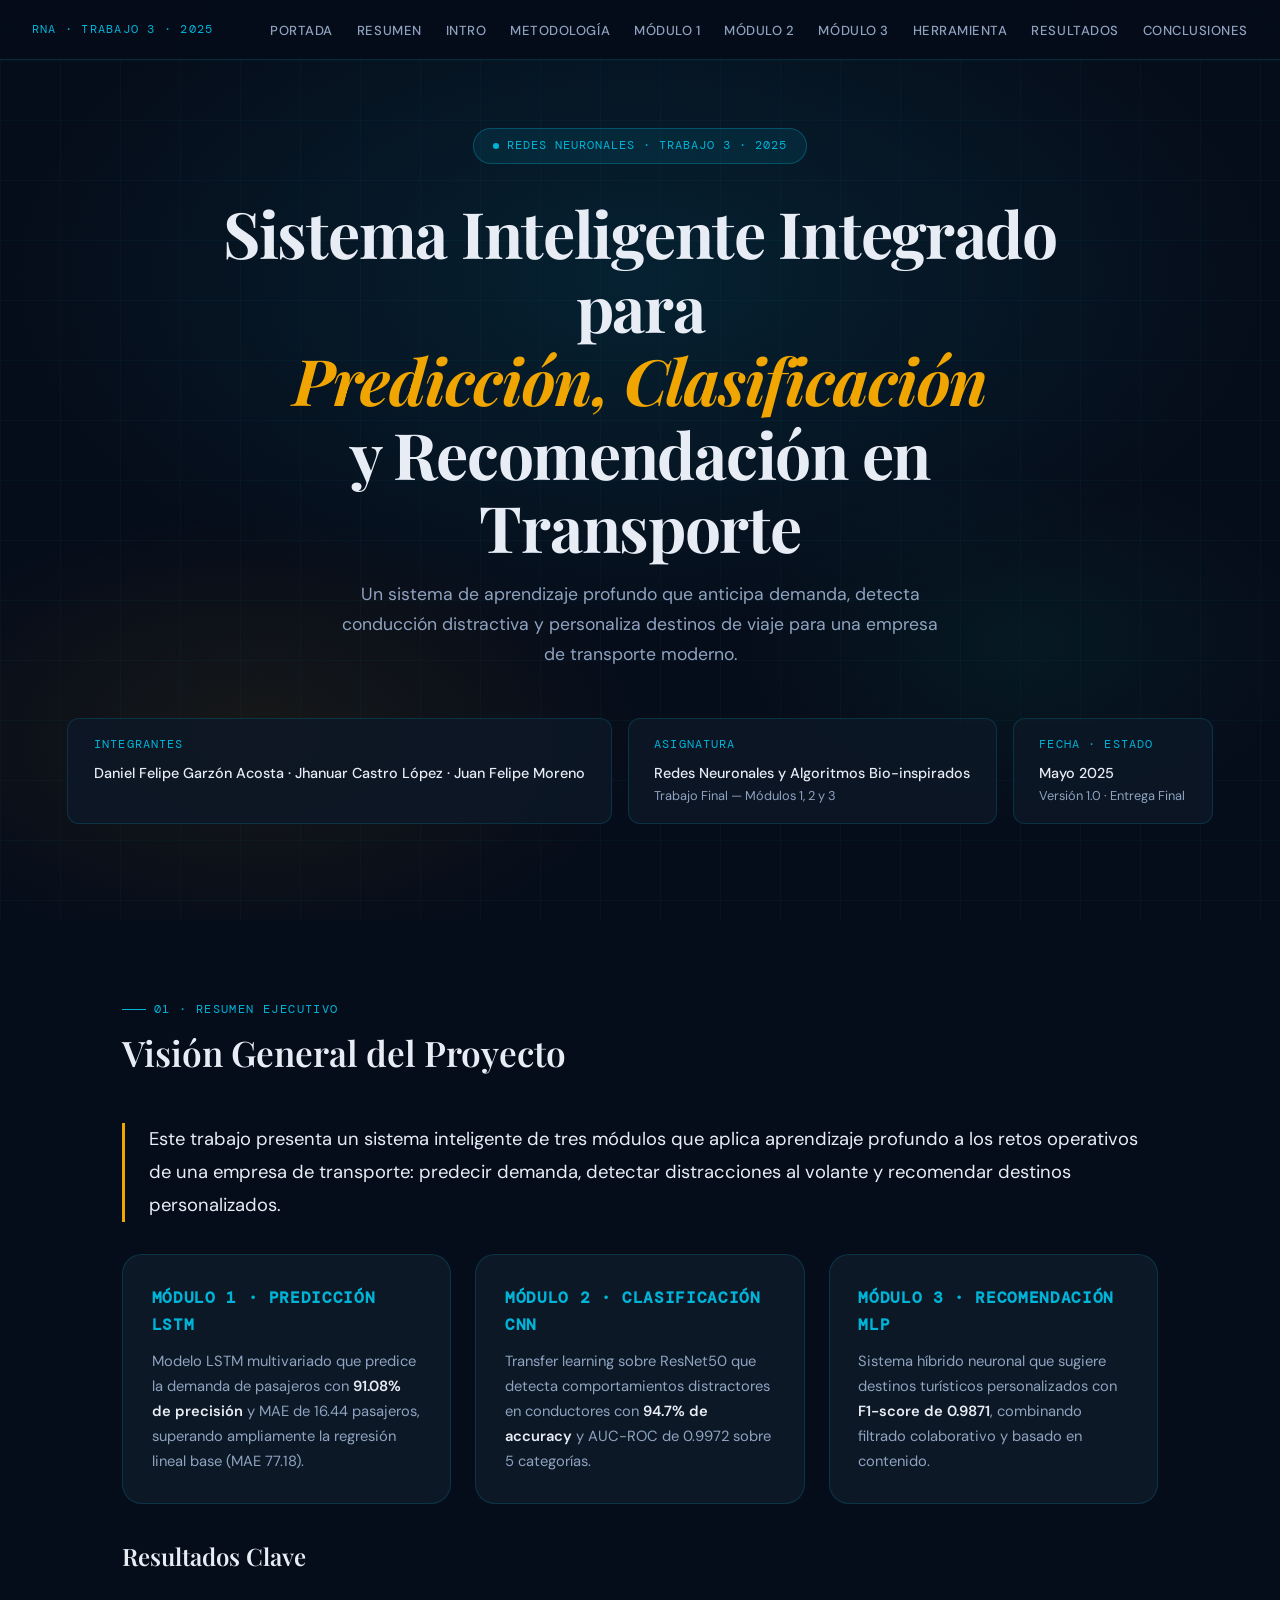
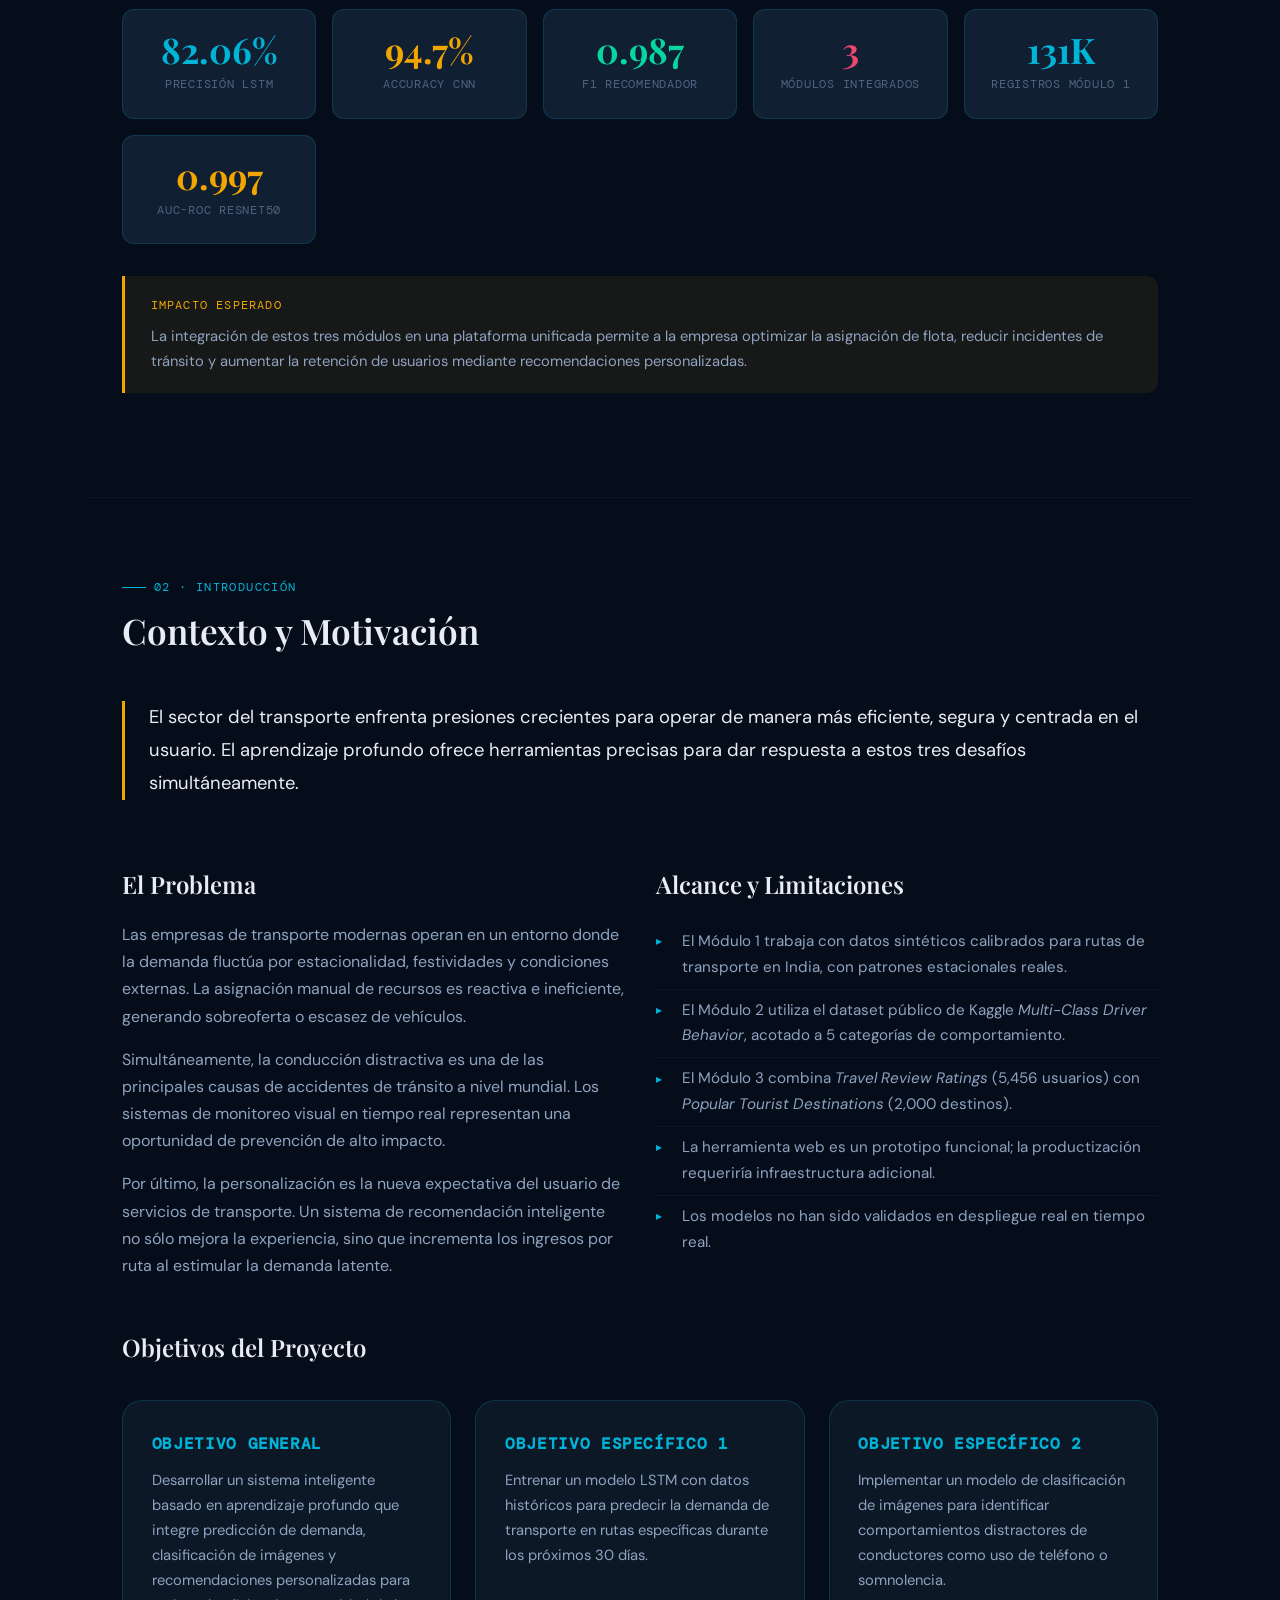
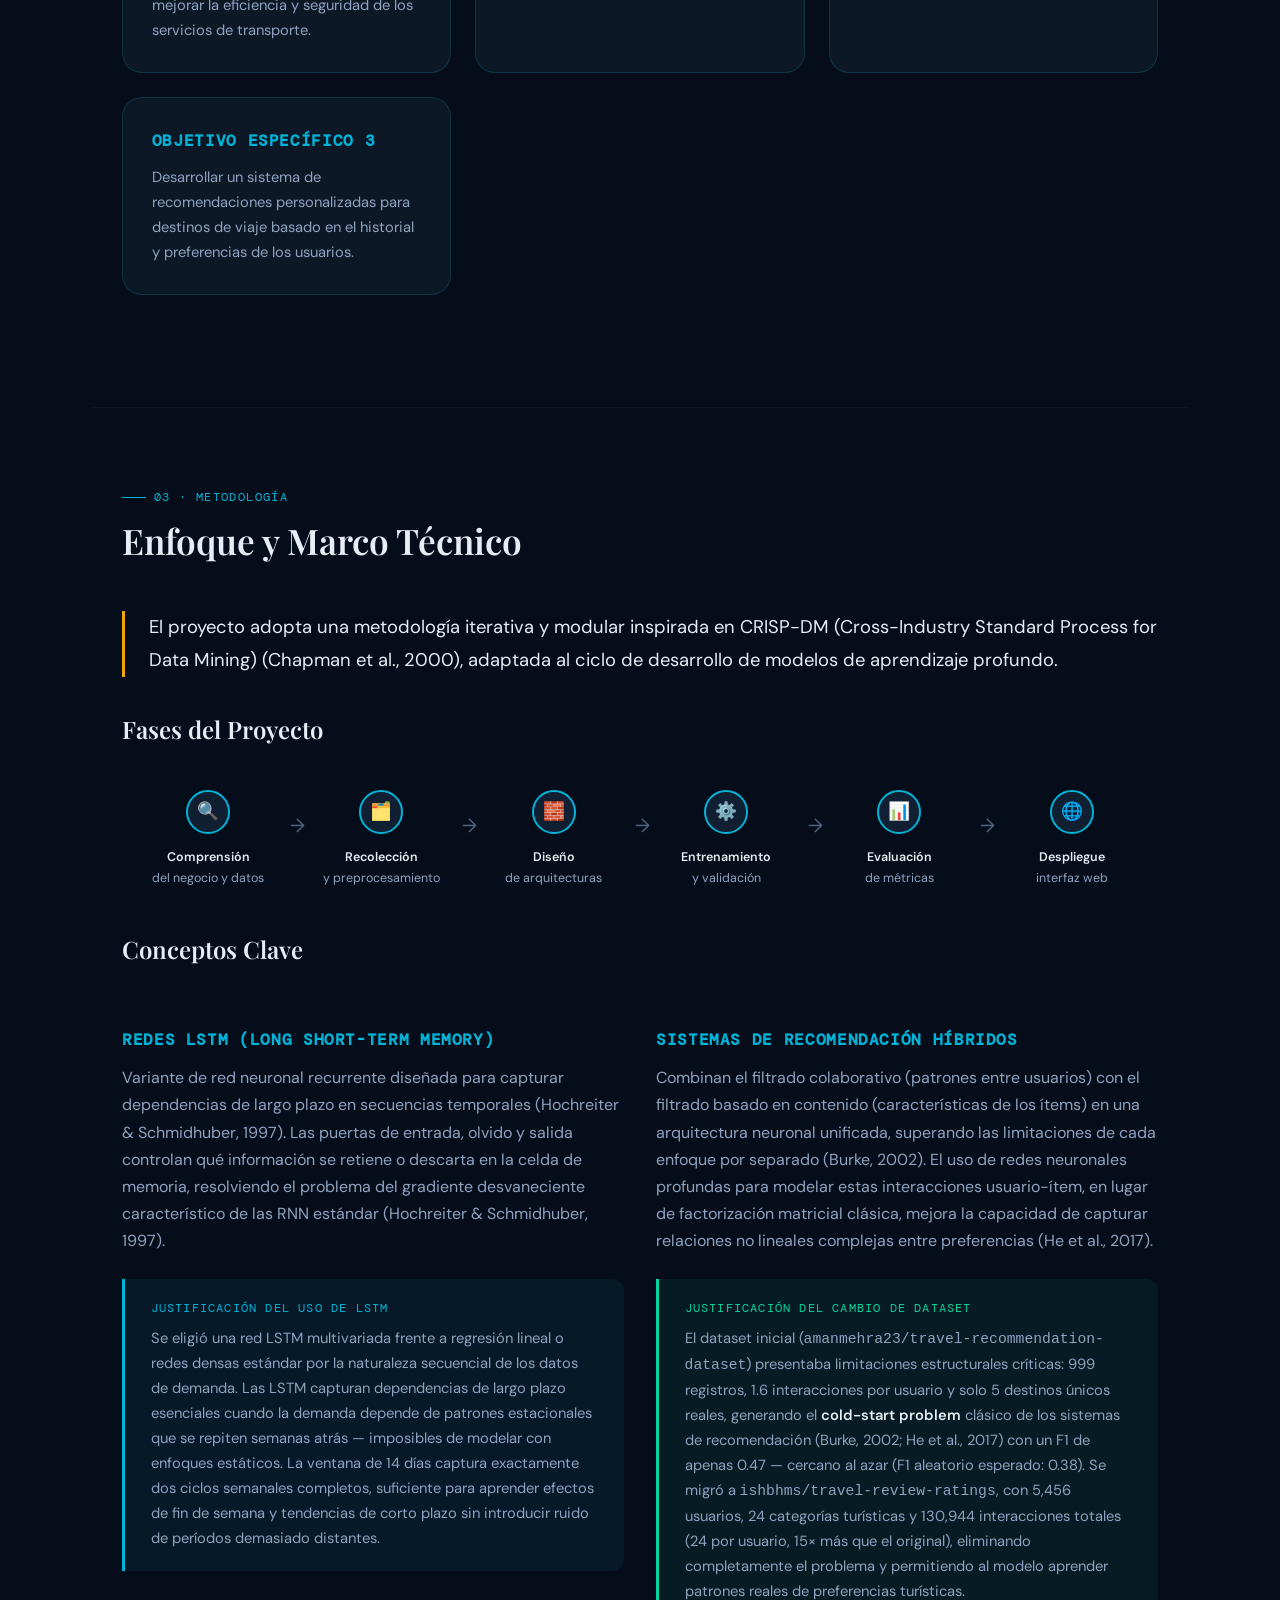
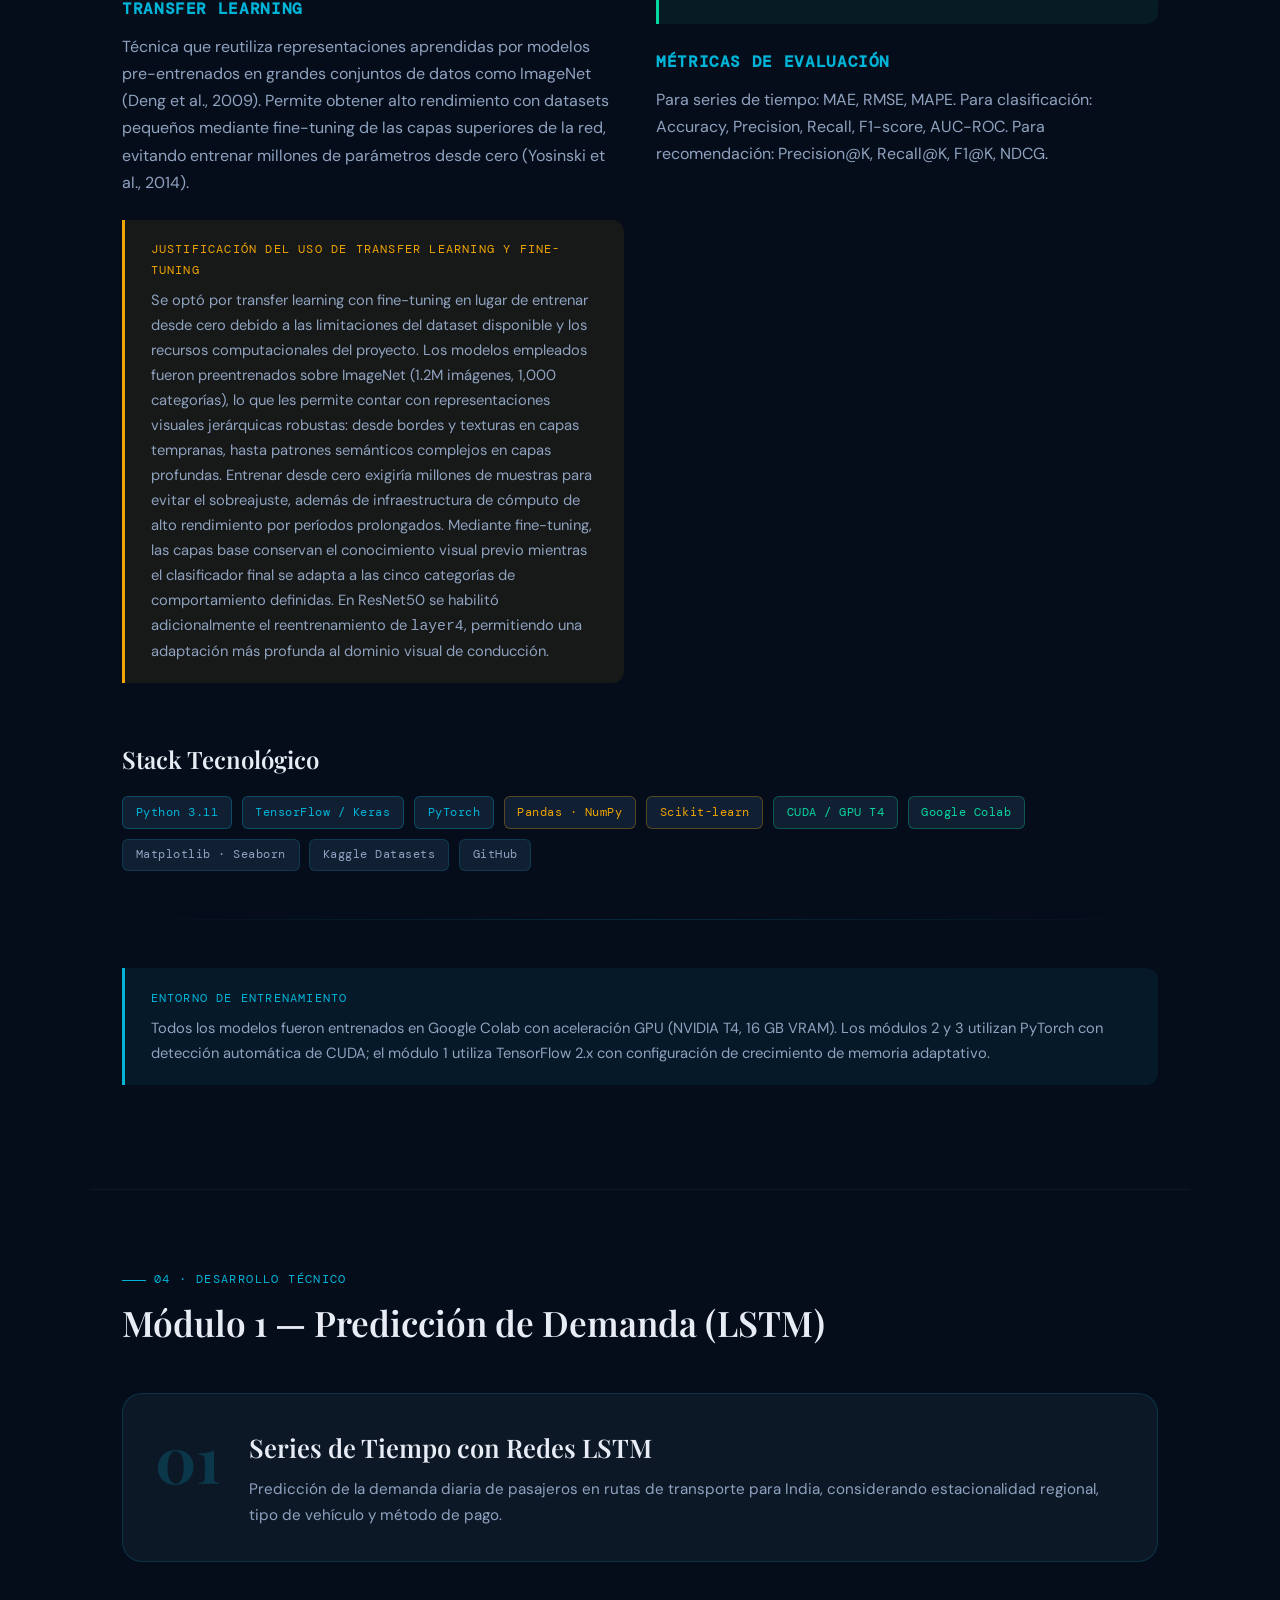
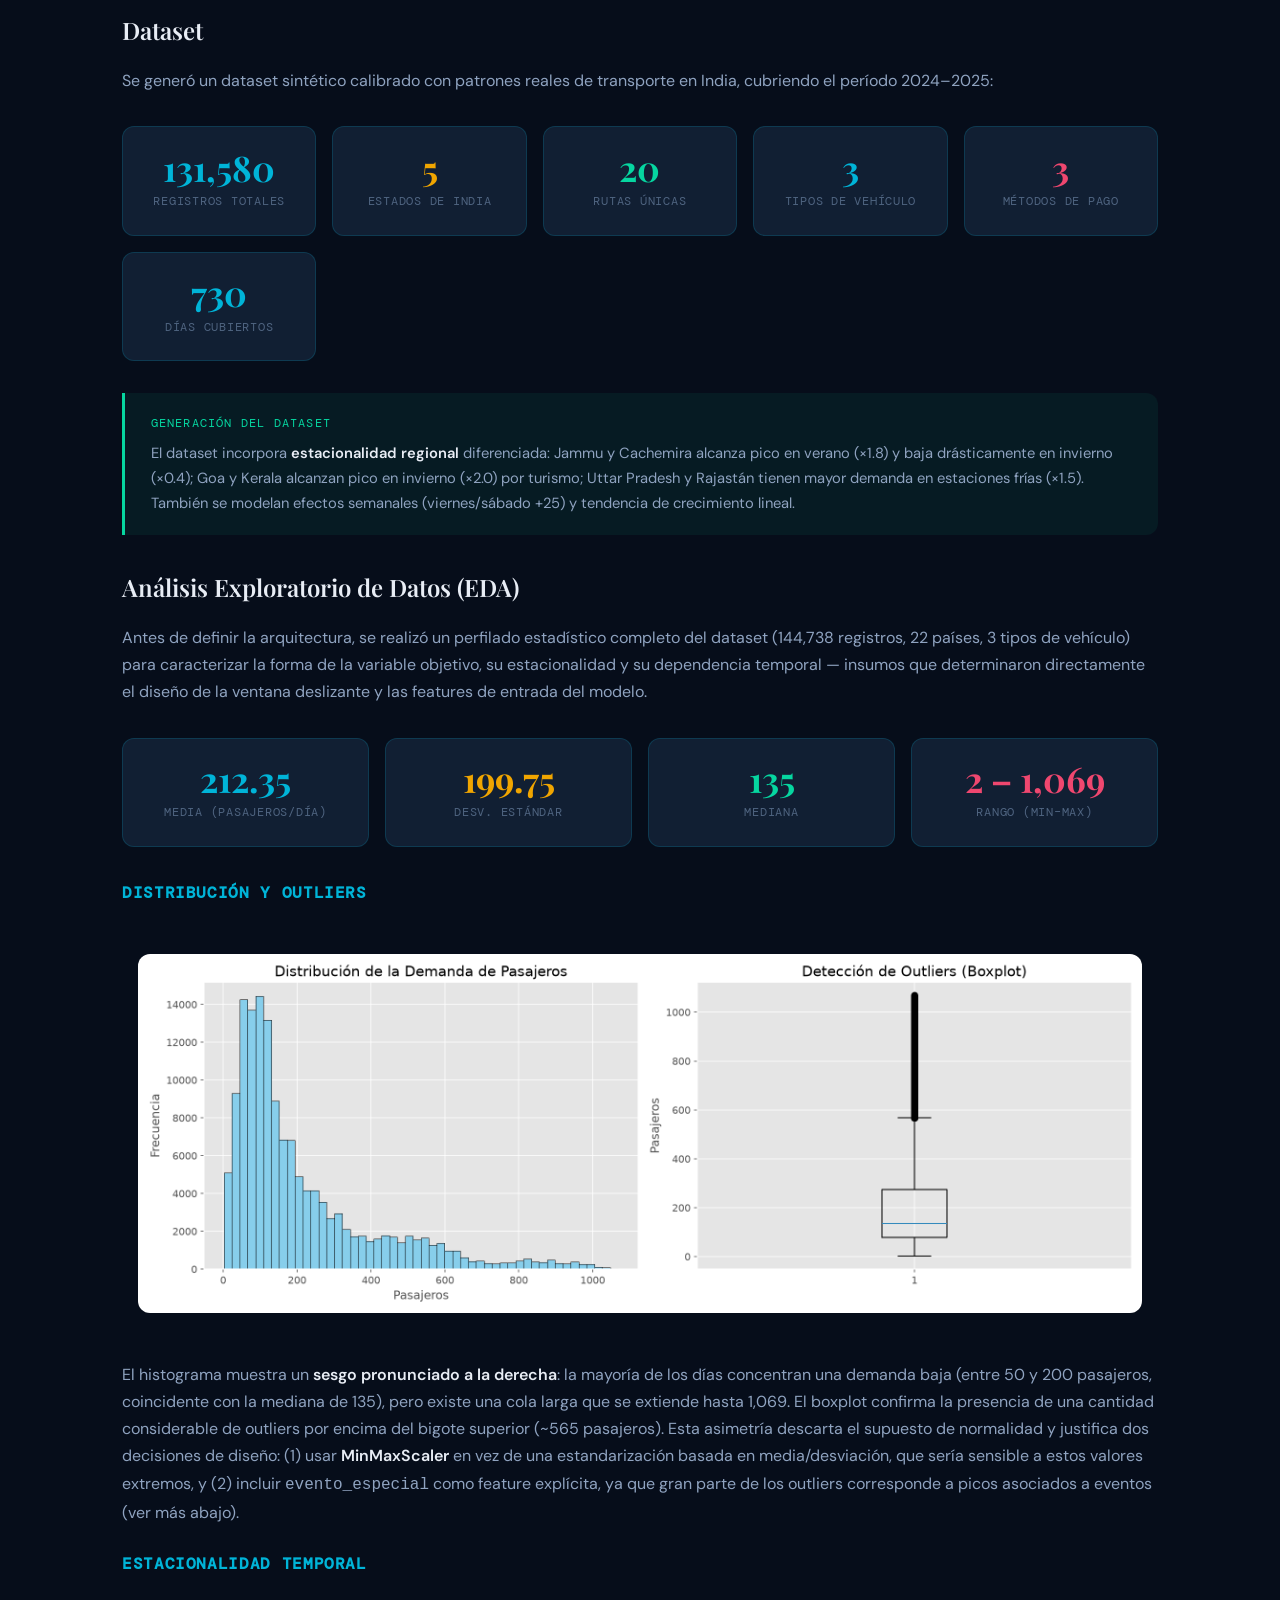
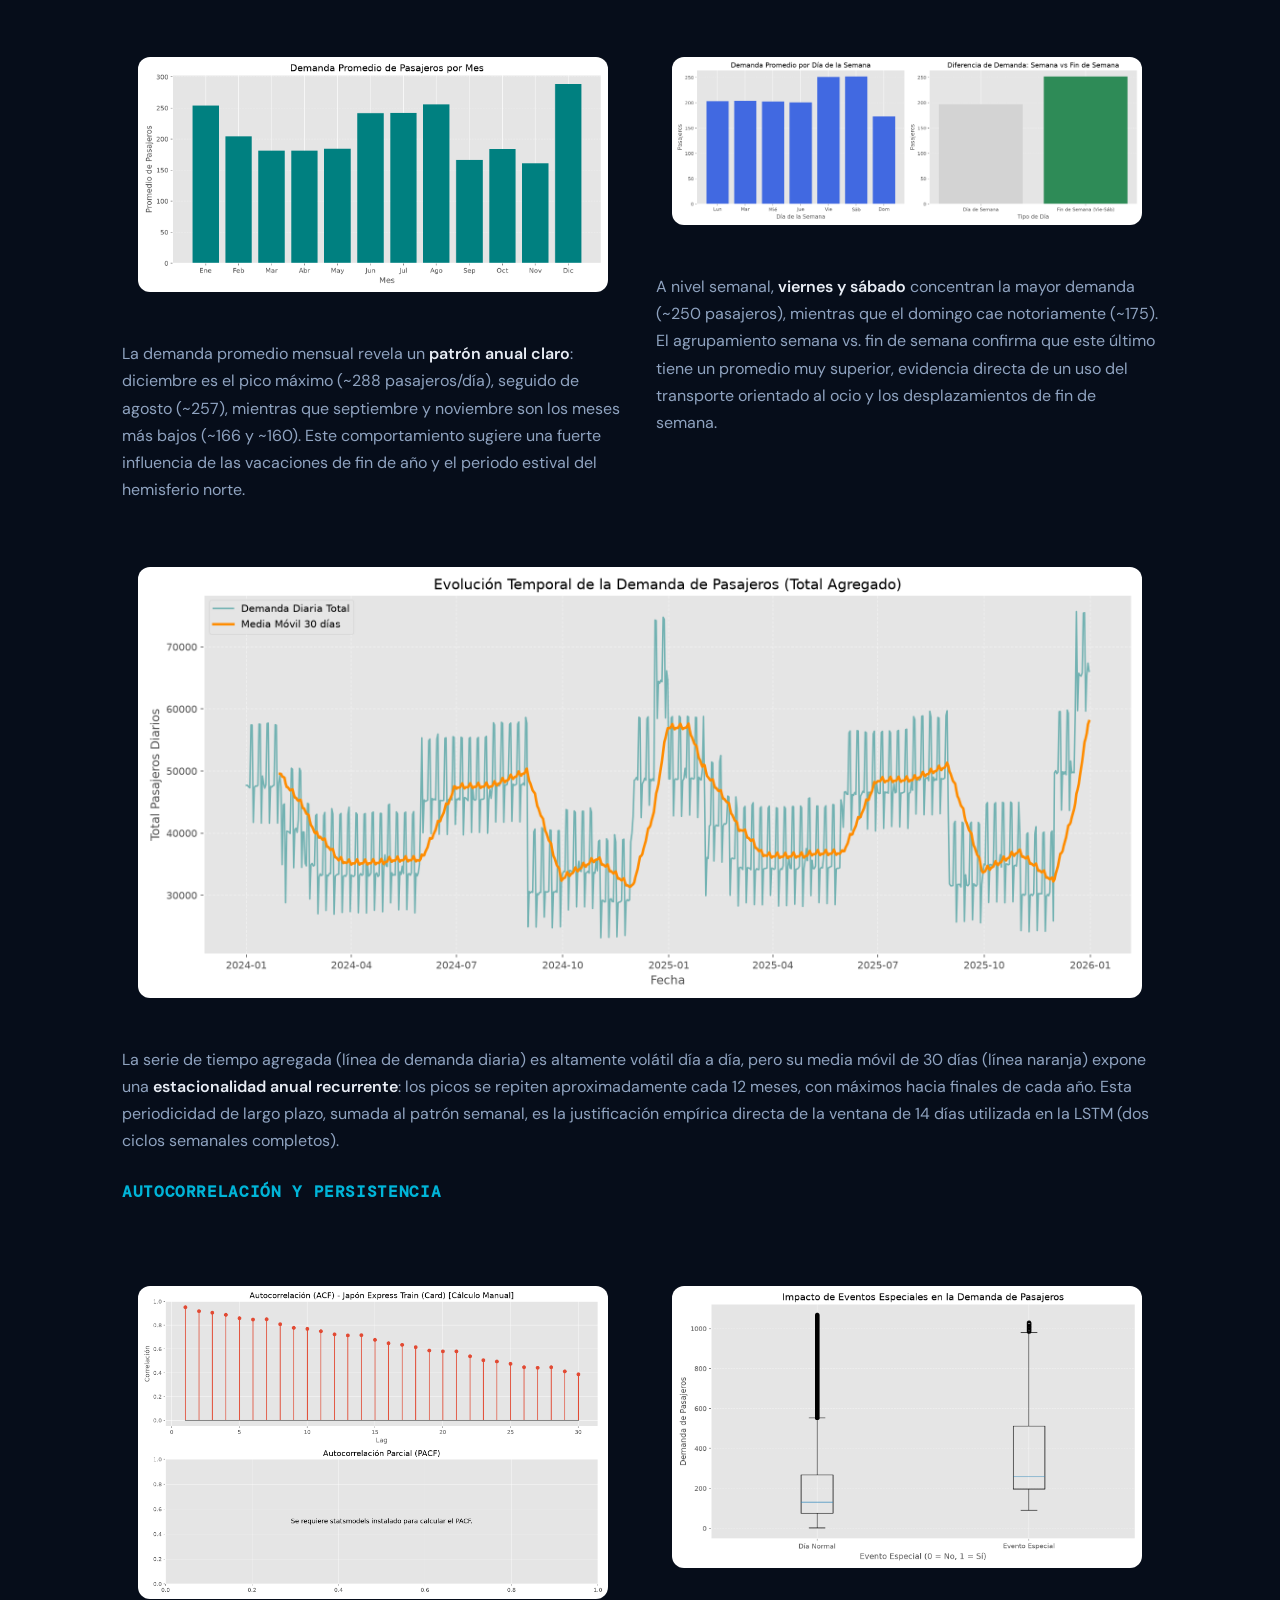
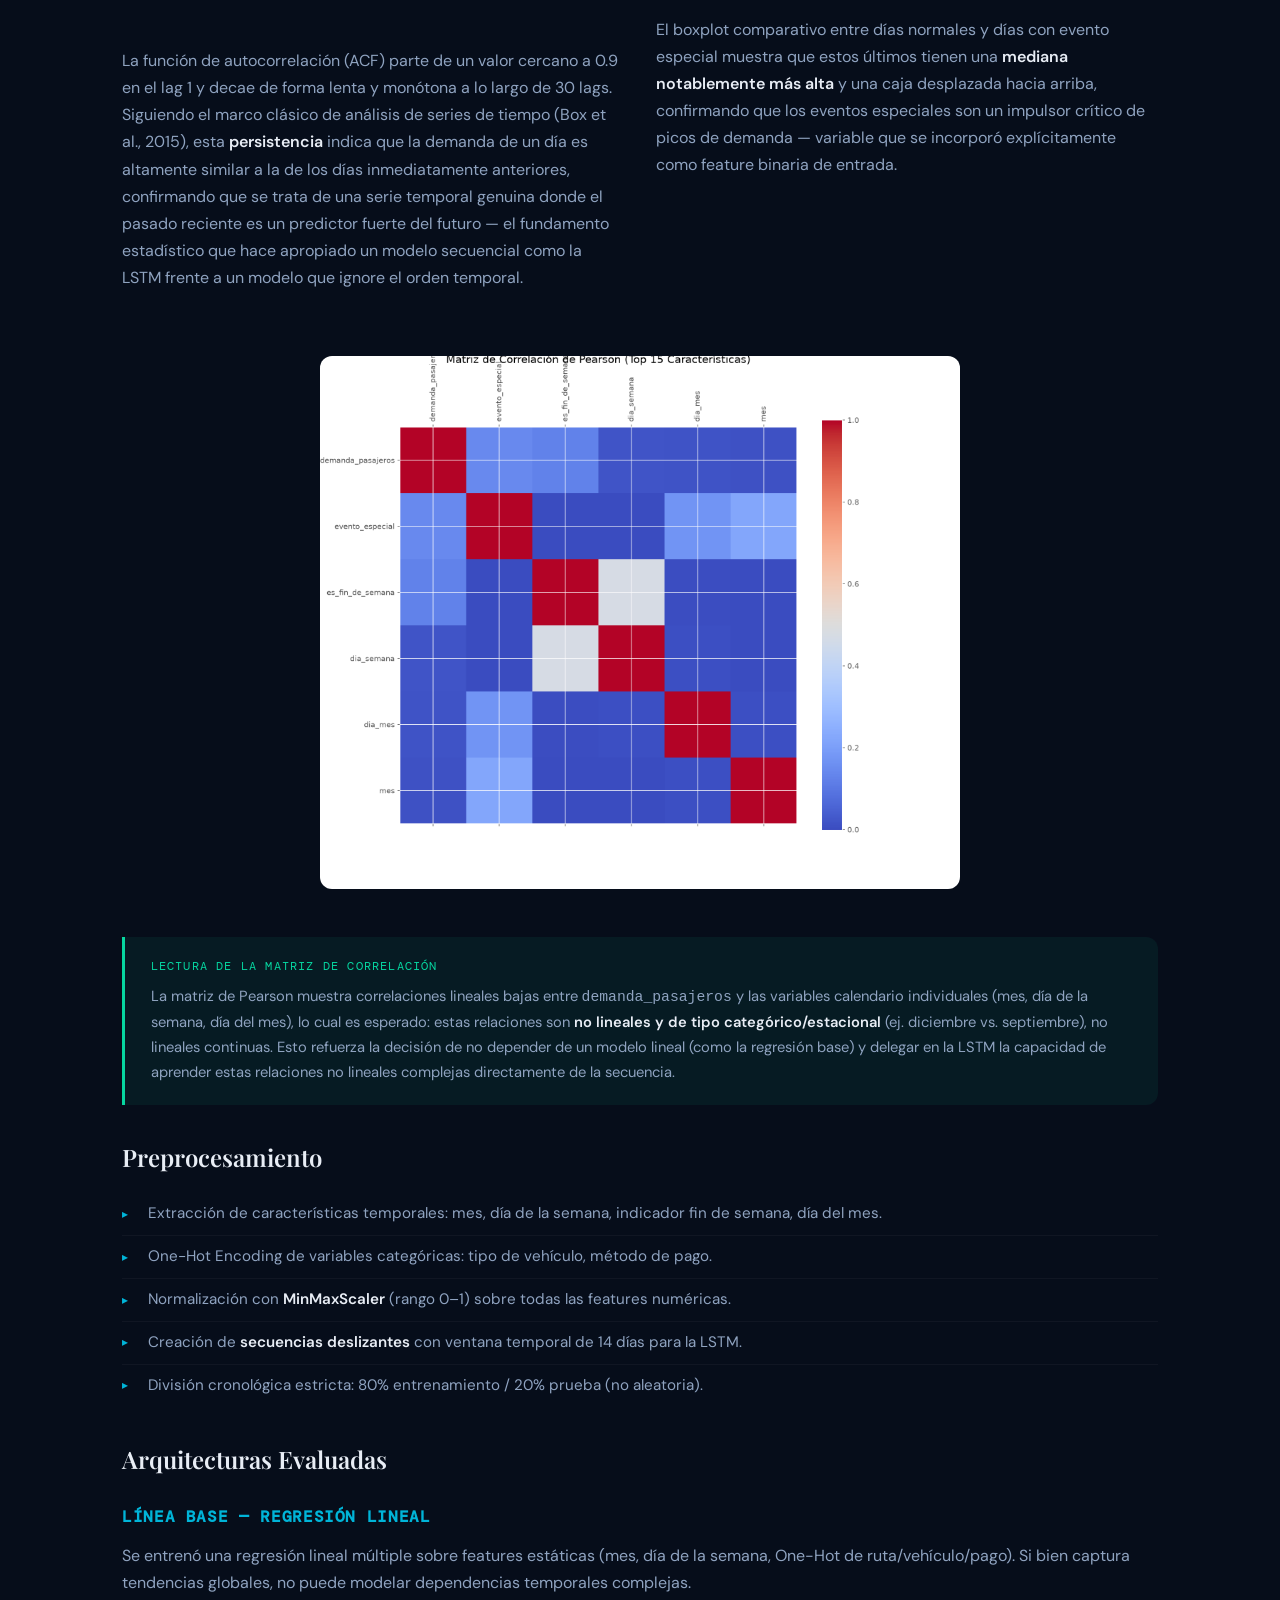
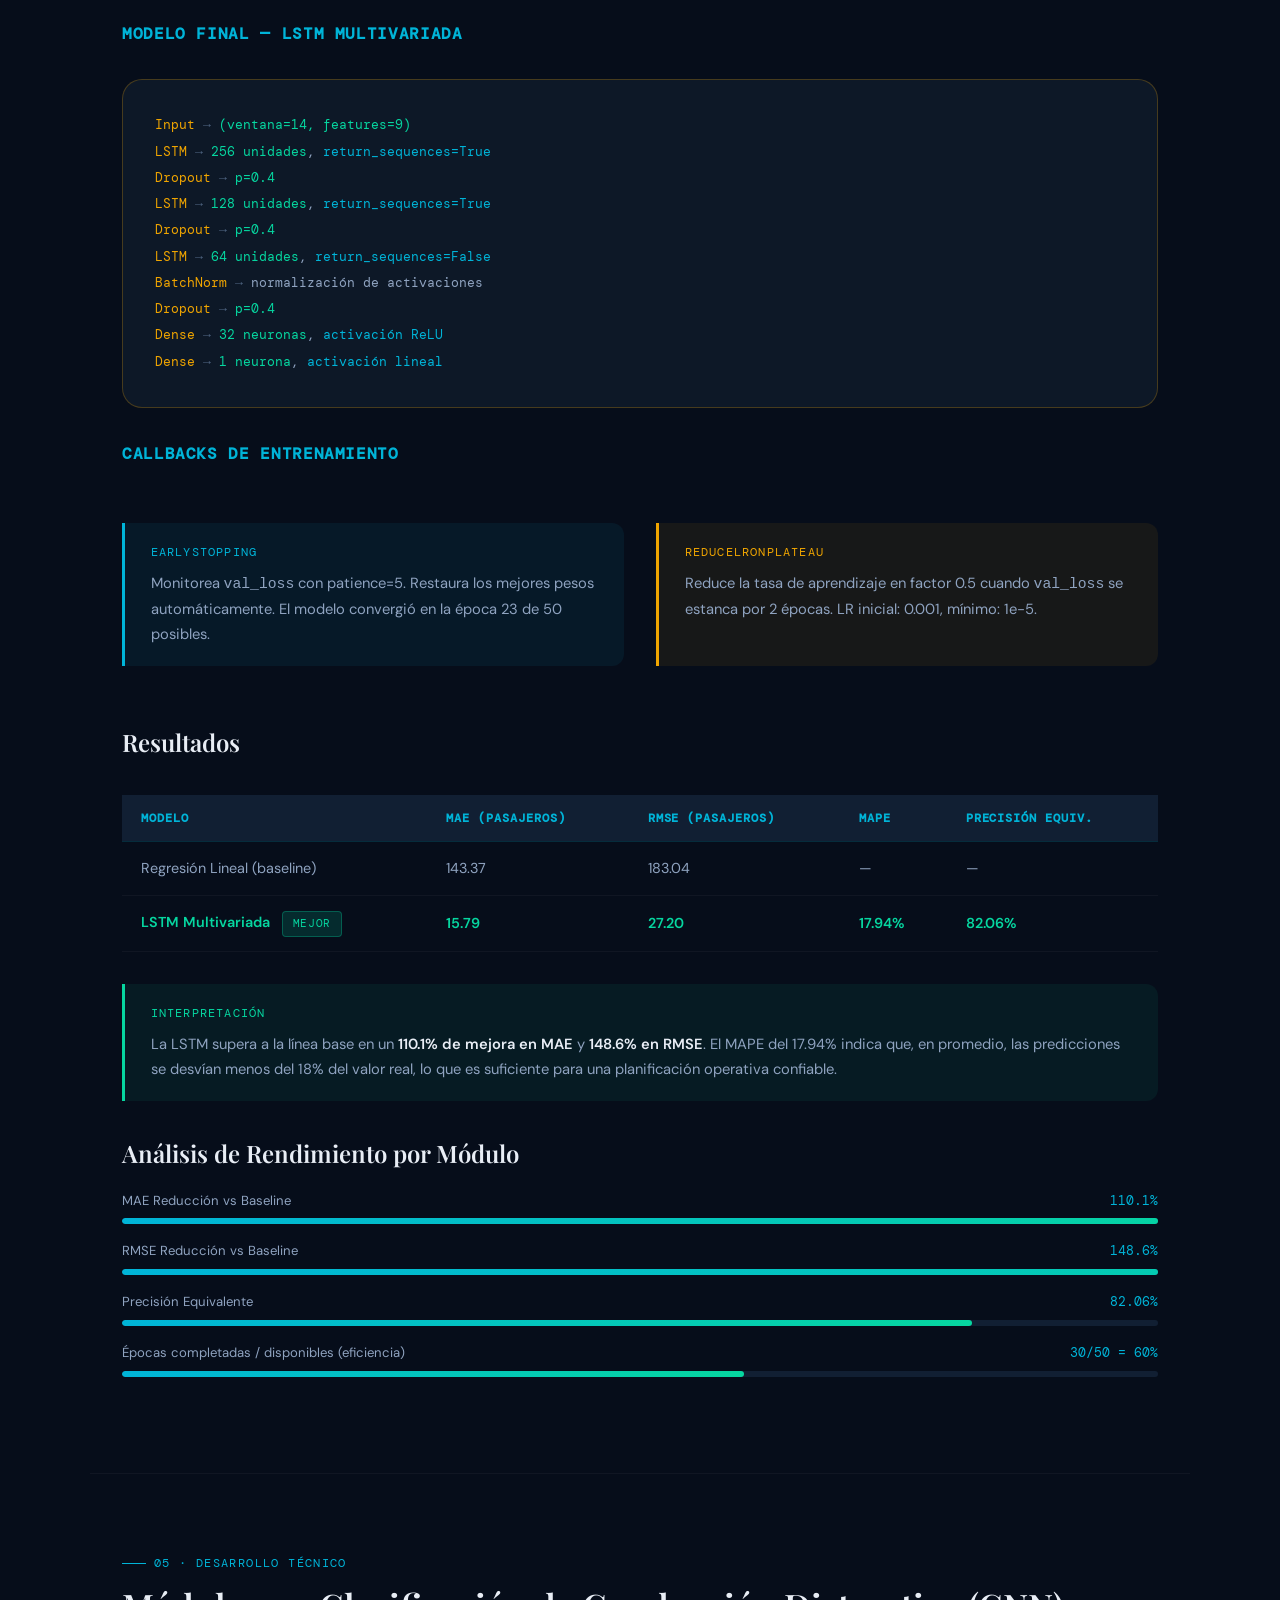
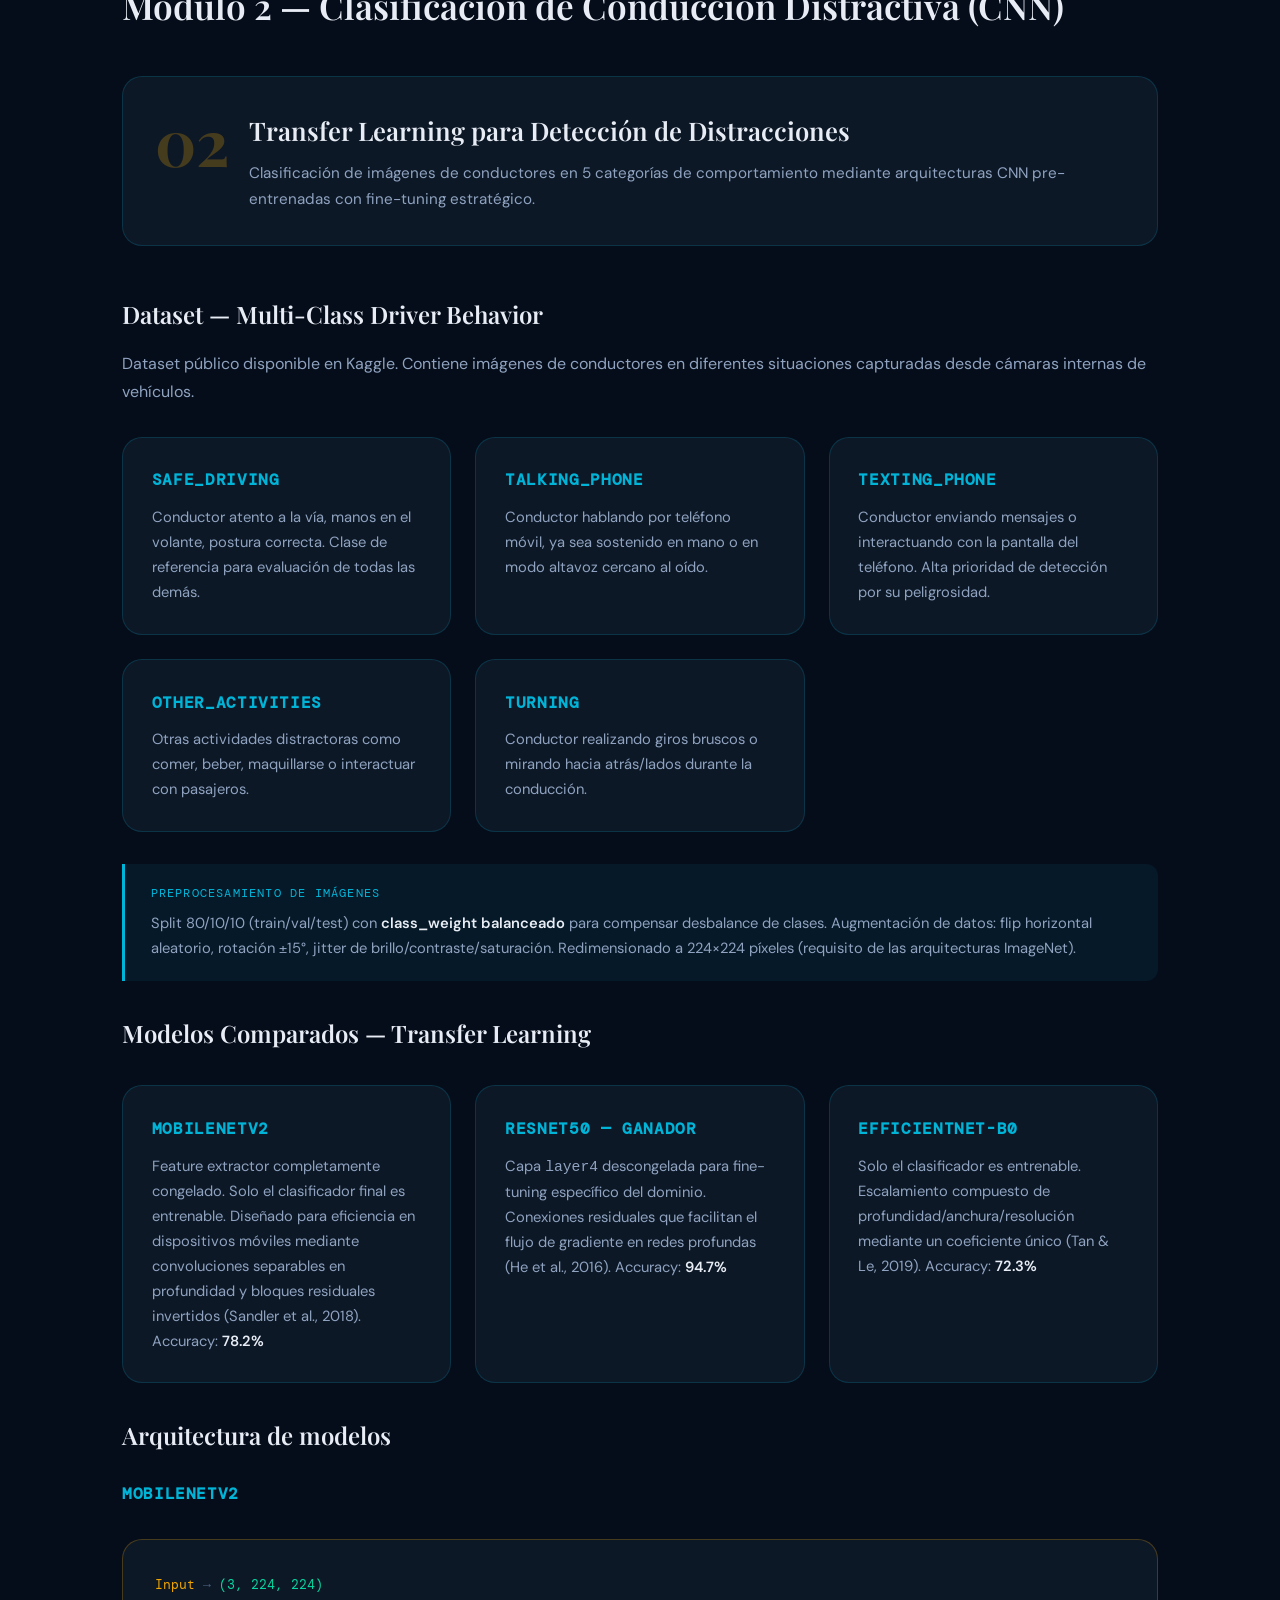
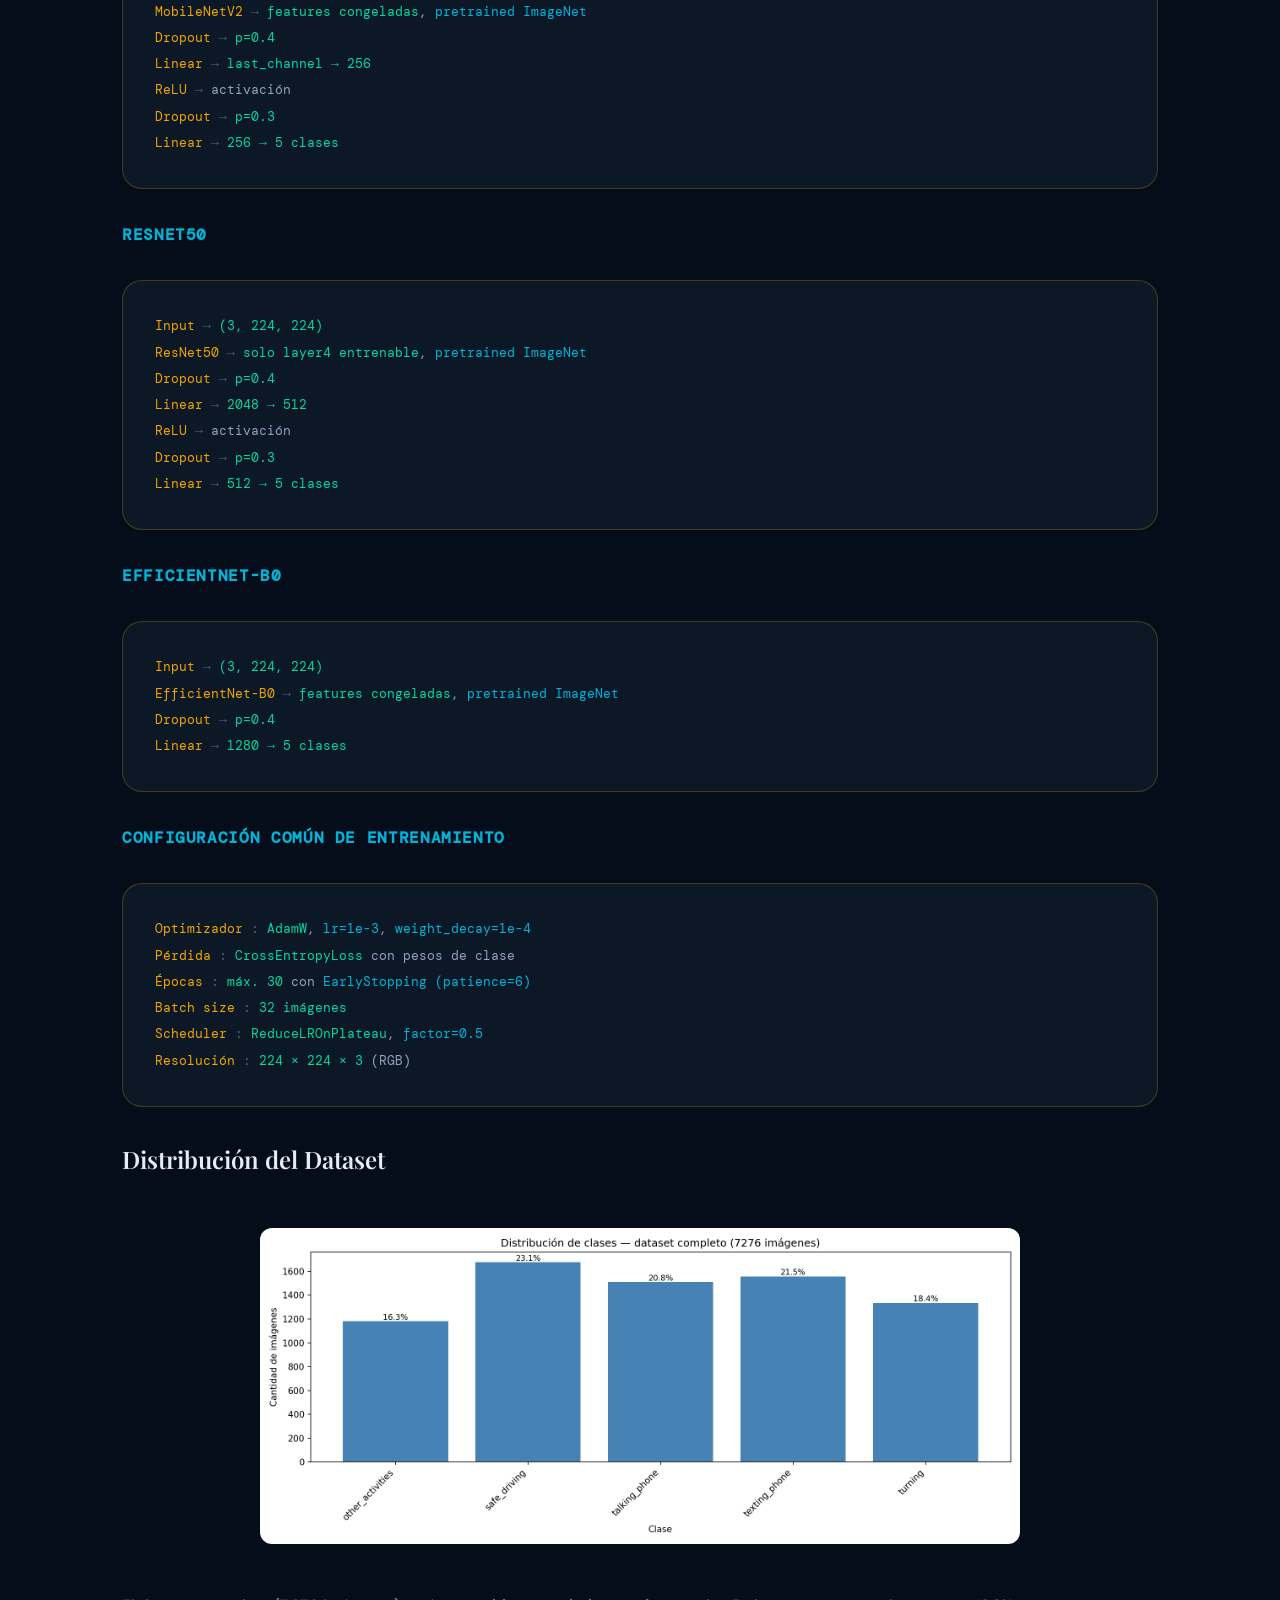
<file: reporte_tecnico/index.html>
<!DOCTYPE html>
<html lang="es">
<head>
<meta charset="UTF-8">
<meta name="viewport" content="width=device-width, initial-scale=1.0">
<title>Reporte Técnico — Sistema Inteligente de Transporte</title>
<link href="https://fonts.googleapis.com/css2?family=Playfair+Display:ital,wght@0,400;0,600;0,700;1,400&family=DM+Sans:wght@300;400;500;600&family=DM+Mono:wght@400;500&display=swap" rel="stylesheet">
<style>
  :root {
    --bg-deep:       #060d1a;
    --bg-card:       #0d1827;
    --bg-surface:    #111f33;
    --accent-blue:   #00b4d8;
    --accent-gold:   #f0a500;
    --accent-teal:   #06d6a0;
    --accent-rose:   #ef476f;
    --text-primary:  #e8edf5;
    --text-secondary:#8fa3c0;
    --text-muted:    #4f6480;
    --border:        rgba(0,180,216,.18);
    --border-gold:   rgba(240,165,0,.25);
    --glow-blue:     0 0 40px rgba(0,180,216,.15);
    --glow-gold:     0 0 40px rgba(240,165,0,.12);
    --radius:        12px;
    --radius-lg:     20px;
  }

  *, *::before, *::after { box-sizing: border-box; margin: 0; padding: 0; }

  html { scroll-behavior: smooth; }

  body {
    font-family: 'DM Sans', sans-serif;
    background: var(--bg-deep);
    color: var(--text-primary);
    line-height: 1.7;
    font-size: 16px;
  }

  /* ─── NAV ─── */
  nav {
    position: fixed; top: 0; left: 0; right: 0; z-index: 100;
    background: rgba(6,13,26,.92);
    backdrop-filter: blur(16px);
    border-bottom: 1px solid var(--border);
    padding: 0 2rem;
    display: flex; align-items: center; justify-content: space-between;
    height: 60px;
  }
  .nav-brand {
    font-family: 'DM Mono', monospace;
    font-size: .78rem;
    color: var(--accent-blue);
    letter-spacing: .1em;
    text-transform: uppercase;
  }
  .nav-links {
    display: flex; gap: 1.5rem; list-style: none;
  }
  .nav-links a {
    color: var(--text-secondary);
    text-decoration: none;
    font-size: .82rem;
    font-weight: 500;
    letter-spacing: .04em;
    text-transform: uppercase;
    transition: color .2s;
  }
  .nav-links a:hover { color: var(--accent-blue); }

  /* ─── HERO COVER ─── */
  .hero {
    min-height: 100vh;
    display: flex; flex-direction: column; justify-content: center; align-items: center;
    text-align: center;
    padding: 8rem 2rem 6rem;
    position: relative;
    overflow: hidden;
  }
  .hero::before {
    content: '';
    position: absolute; inset: 0;
    background:
      radial-gradient(ellipse 70% 55% at 50% 30%, rgba(0,180,216,.12) 0%, transparent 70%),
      radial-gradient(ellipse 50% 40% at 20% 80%, rgba(240,165,0,.07) 0%, transparent 60%),
      radial-gradient(ellipse 40% 35% at 80% 70%, rgba(6,214,160,.06) 0%, transparent 55%);
  }
  .hero-grid {
    position: absolute; inset: 0;
    background-image:
      linear-gradient(rgba(0,180,216,.04) 1px, transparent 1px),
      linear-gradient(90deg, rgba(0,180,216,.04) 1px, transparent 1px);
    background-size: 60px 60px;
  }
  .hero-badge {
    display: inline-flex; align-items: center; gap: .5rem;
    background: rgba(0,180,216,.1);
    border: 1px solid rgba(0,180,216,.3);
    border-radius: 100px;
    padding: .4rem 1.2rem;
    font-size: .78rem;
    font-family: 'DM Mono', monospace;
    color: var(--accent-blue);
    letter-spacing: .08em;
    text-transform: uppercase;
    margin-bottom: 2rem;
    position: relative;
  }
  .hero-badge::before {
    content: '';
    width: 6px; height: 6px;
    background: var(--accent-blue);
    border-radius: 50%;
    animation: pulse 2s infinite;
  }
  @keyframes pulse {
    0%,100% { opacity:1; transform:scale(1); }
    50% { opacity:.4; transform:scale(1.4); }
  }
  .hero h1 {
    font-family: 'Playfair Display', serif;
    font-size: clamp(2.4rem, 5vw, 4.2rem);
    font-weight: 700;
    line-height: 1.15;
    letter-spacing: -.02em;
    max-width: 880px;
    margin-bottom: 1rem;
    position: relative;
  }
  .hero h1 em {
    font-style: italic;
    color: var(--accent-gold);
  }
  .hero-subtitle {
    font-size: 1.1rem;
    color: var(--text-secondary);
    max-width: 620px;
    margin-bottom: 3rem;
    position: relative;
  }
  .hero-meta {
    display: flex; flex-wrap: wrap; gap: 1rem; justify-content: center;
    position: relative;
  }
  .meta-card {
    background: rgba(13,24,39,.8);
    border: 1px solid var(--border);
    border-radius: var(--radius);
    padding: 1rem 1.6rem;
    text-align: left;
    min-width: 200px;
  }
  .meta-label {
    font-size: .72rem;
    font-family: 'DM Mono', monospace;
    color: var(--accent-blue);
    letter-spacing: .1em;
    text-transform: uppercase;
    margin-bottom: .4rem;
  }
  .meta-value {
    font-size: .9rem;
    color: var(--text-primary);
    font-weight: 500;
  }
  .meta-value small {
    display: block;
    color: var(--text-secondary);
    font-size: .8rem;
    font-weight: 400;
  }

  /* ─── SECTION WRAPPER ─── */
  .section {
    max-width: 1100px;
    margin: 0 auto;
    padding: 5rem 2rem;
    border-bottom: 1px solid rgba(255,255,255,.04);
  }

  .section-header {
    margin-bottom: 3rem;
  }
  .section-tag {
    font-family: 'DM Mono', monospace;
    font-size: .72rem;
    color: var(--accent-blue);
    letter-spacing: .12em;
    text-transform: uppercase;
    margin-bottom: .7rem;
    display: flex; align-items: center; gap: .5rem;
  }
  .section-tag::before {
    content: '';
    width: 24px; height: 1px;
    background: var(--accent-blue);
  }
  h2 {
    font-family: 'Playfair Display', serif;
    font-size: 2.2rem;
    font-weight: 600;
    line-height: 1.25;
    color: var(--text-primary);
  }
  h3 {
    font-family: 'Playfair Display', serif;
    font-size: 1.5rem;
    font-weight: 600;
    color: var(--text-primary);
    margin: 2rem 0 1rem;
  }
  h4 {
    font-size: 1rem;
    font-weight: 600;
    color: var(--accent-blue);
    letter-spacing: .04em;
    text-transform: uppercase;
    font-family: 'DM Mono', monospace;
    margin: 1.5rem 0 .7rem;
  }
  p {
    color: var(--text-secondary);
    margin-bottom: 1rem;
  }
  strong { color: var(--text-primary); font-weight: 600; }

  /* ─── LEAD PARAGRAPH ─── */
  .lead {
    font-size: 1.15rem;
    color: var(--text-primary);
    line-height: 1.8;
    border-left: 3px solid var(--accent-gold);
    padding-left: 1.5rem;
    margin-bottom: 2rem;
  }

  /* ─── CARDS GRID ─── */
  .cards-grid {
    display: grid;
    grid-template-columns: repeat(auto-fit, minmax(300px, 1fr));
    gap: 1.5rem;
    margin: 2rem 0;
  }
  .card {
    background: var(--bg-card);
    border: 1px solid var(--border);
    border-radius: var(--radius-lg);
    padding: 1.8rem;
    transition: border-color .3s, box-shadow .3s;
  }
  .card:hover {
    border-color: rgba(0,180,216,.4);
    box-shadow: var(--glow-blue);
  }
  .card-icon {
    width: 48px; height: 48px;
    border-radius: var(--radius);
    display: flex; align-items: center; justify-content: center;
    font-size: 1.4rem;
    margin-bottom: 1.2rem;
  }
  .card-icon.blue { background: rgba(0,180,216,.12); }
  .card-icon.gold { background: rgba(240,165,0,.12); }
  .card-icon.teal { background: rgba(6,214,160,.12); }
  .card-icon.rose { background: rgba(239,71,111,.12); }
  .card h4 { margin-top: 0; }
  .card p { font-size: .92rem; margin-bottom: 0; }

  /* ─── METRICS ROW ─── */
  .metrics-row {
    display: grid;
    grid-template-columns: repeat(auto-fit, minmax(180px, 1fr));
    gap: 1rem;
    margin: 2rem 0;
  }
  .metric-box {
    background: var(--bg-surface);
    border: 1px solid var(--border);
    border-radius: var(--radius);
    padding: 1.4rem;
    text-align: center;
  }
  .metric-num {
    font-family: 'Playfair Display', serif;
    font-size: 2.2rem;
    font-weight: 700;
    color: var(--accent-blue);
    line-height: 1;
    margin-bottom: .4rem;
  }
  .metric-num.gold { color: var(--accent-gold); }
  .metric-num.teal { color: var(--accent-teal); }
  .metric-num.rose { color: var(--accent-rose); }
  .metric-label {
    font-size: .78rem;
    color: var(--text-muted);
    letter-spacing: .06em;
    text-transform: uppercase;
    font-family: 'DM Mono', monospace;
  }

  /* ─── COMPARISON TABLE ─── */
  .compare-table {
    width: 100%;
    border-collapse: collapse;
    margin: 2rem 0;
    font-size: .9rem;
  }
  .compare-table th {
    text-align: left;
    padding: .8rem 1.2rem;
    background: var(--bg-surface);
    color: var(--accent-blue);
    font-family: 'DM Mono', monospace;
    font-size: .75rem;
    letter-spacing: .08em;
    text-transform: uppercase;
    border-bottom: 1px solid var(--border);
  }
  .compare-table td {
    padding: .9rem 1.2rem;
    color: var(--text-secondary);
    border-bottom: 1px solid rgba(255,255,255,.04);
  }
  .compare-table tr:hover td { background: rgba(0,180,216,.04); }
  .compare-table td strong { color: var(--accent-teal); }
  .tag-best {
    display: inline-block;
    background: rgba(6,214,160,.15);
    border: 1px solid rgba(6,214,160,.3);
    color: var(--accent-teal);
    font-size: .7rem;
    font-family: 'DM Mono', monospace;
    padding: .15rem .6rem;
    border-radius: 4px;
    letter-spacing: .06em;
    margin-left: .5rem;
  }

  /* ─── TIMELINE / PIPELINE ─── */
  .pipeline {
    display: flex;
    gap: 0;
    margin: 2.5rem 0;
    overflow-x: auto;
  }
  .pipe-step {
    flex: 1; min-width: 140px;
    text-align: center;
    position: relative;
  }
  .pipe-step::after {
    content: '→';
    position: absolute;
    right: -10px;
    top: 20px;
    color: var(--text-muted);
    font-size: 1.2rem;
  }
  .pipe-step:last-child::after { display: none; }
  .pipe-dot {
    width: 44px; height: 44px;
    border-radius: 50%;
    background: var(--bg-surface);
    border: 2px solid var(--accent-blue);
    display: flex; align-items: center; justify-content: center;
    margin: 0 auto .8rem;
    font-size: 1.1rem;
  }
  .pipe-step p {
    font-size: .78rem;
    color: var(--text-secondary);
    margin: 0;
    padding: 0 .5rem;
  }

  /* ─── ARCHITECTURE BLOCK ─── */
  .arch-block {
    background: var(--bg-card);
    border: 1px solid var(--border-gold);
    border-radius: var(--radius-lg);
    padding: 2rem;
    margin: 2rem 0;
    font-family: 'DM Mono', monospace;
    font-size: .82rem;
    color: var(--text-secondary);
    line-height: 2;
    overflow-x: auto;
  }
  .arch-block .layer { color: var(--accent-gold); }
  .arch-block .op    { color: var(--accent-blue); }
  .arch-block .val   { color: var(--accent-teal); }
  .arch-block .arrow { color: var(--text-muted); }

  /* ─── CALLOUT BOX ─── */
  .callout {
    background: rgba(0,180,216,.07);
    border-left: 3px solid var(--accent-blue);
    border-radius: 0 var(--radius) var(--radius) 0;
    padding: 1.2rem 1.6rem;
    margin: 1.5rem 0;
  }
  .callout.gold {
    background: rgba(240,165,0,.07);
    border-color: var(--accent-gold);
  }
  .callout.teal {
    background: rgba(6,214,160,.07);
    border-color: var(--accent-teal);
  }
  .callout.rose {
    background: rgba(239,71,111,.07);
    border-color: var(--accent-rose);
  }
  .callout-title {
    font-family: 'DM Mono', monospace;
    font-size: .75rem;
    letter-spacing: .1em;
    text-transform: uppercase;
    margin-bottom: .5rem;
    color: var(--accent-blue);
  }
  .callout.gold .callout-title { color: var(--accent-gold); }
  .callout.teal .callout-title { color: var(--accent-teal); }
  .callout.rose .callout-title { color: var(--accent-rose); }
  .callout p { margin-bottom: 0; font-size: .92rem; }

  /* ─── TECH STACK BADGES ─── */
  .tech-badges {
    display: flex; flex-wrap: wrap; gap: .6rem;
    margin: 1rem 0;
  }
  .badge {
    display: inline-flex; align-items: center; gap: .4rem;
    background: var(--bg-surface);
    border: 1px solid var(--border);
    border-radius: 6px;
    padding: .3rem .8rem;
    font-size: .78rem;
    font-family: 'DM Mono', monospace;
    color: var(--text-secondary);
    letter-spacing: .04em;
  }
  .badge.blue { border-color: rgba(0,180,216,.3); color: var(--accent-blue); }
  .badge.gold { border-color: rgba(240,165,0,.3); color: var(--accent-gold); }
  .badge.teal { border-color: rgba(6,214,160,.3); color: var(--accent-teal); }

  /* ─── DIVIDER ─── */
  .divider {
    border: none;
    height: 1px;
    background: linear-gradient(90deg, transparent, var(--border), transparent);
    margin: 3rem 0;
  }

  /* ─── MODULE HEADER ─── */
  .module-header {
    display: flex; align-items: flex-start; gap: 1.5rem;
    padding: 2rem;
    background: var(--bg-card);
    border: 1px solid var(--border);
    border-radius: var(--radius-lg);
    margin-bottom: 3rem;
  }
  .module-num {
    font-family: 'Playfair Display', serif;
    font-size: 4rem;
    font-weight: 700;
    color: rgba(0,180,216,.2);
    line-height: 1;
    min-width: 70px;
  }
  .module-info h3 { margin: 0 0 .5rem; font-size: 1.6rem; }
  .module-info p { font-size: .95rem; margin: 0; }

  /* ─── TWO COLUMNS ─── */
  .two-col {
    display: grid;
    grid-template-columns: 1fr 1fr;
    gap: 2rem;
    margin: 2rem 0;
  }
  @media(max-width:720px) {
    .two-col { grid-template-columns: 1fr; }
    .nav-links { display: none; }
  }

  /* ─── PROGRESS BAR ─── */
  .progress-item { margin-bottom: 1rem; }
  .progress-label {
    display: flex; justify-content: space-between;
    font-size: .82rem; margin-bottom: .4rem;
  }
  .progress-label span:first-child { color: var(--text-secondary); }
  .progress-label span:last-child  { color: var(--accent-blue); font-family:'DM Mono',monospace; }
  .progress-bar {
    height: 6px; background: var(--bg-surface);
    border-radius: 3px; overflow: hidden;
  }
  .progress-fill {
    height: 100%;
    border-radius: 3px;
    background: linear-gradient(90deg, var(--accent-blue), var(--accent-teal));
  }

  /* ─── QUOTE ─── */
  blockquote {
    border-left: 2px solid var(--accent-gold);
    padding-left: 1.5rem;
    margin: 2rem 0;
    font-family: 'Playfair Display', serif;
    font-style: italic;
    font-size: 1.2rem;
    color: var(--text-primary);
    line-height: 1.7;
  }

  /* ─── LIST ─── */
  ul.styled { list-style: none; padding: 0; }
  ul.styled li {
    padding: .5rem 0 .5rem 1.6rem;
    position: relative;
    color: var(--text-secondary);
    font-size: .95rem;
    border-bottom: 1px solid rgba(255,255,255,.04);
  }
  ul.styled li::before {
    content: '▸';
    position: absolute; left: 0;
    color: var(--accent-blue);
    font-size: .75rem;
    top: .65rem;
  }
  ul.styled li:last-child { border-bottom: none; }

  /* ─── FOOTER ─── */
  footer {
    text-align: center;
    padding: 4rem 2rem;
    color: var(--text-muted);
    font-size: .82rem;
    font-family: 'DM Mono', monospace;
    border-top: 1px solid var(--border);
    background: var(--bg-card);
  }
  footer strong { color: var(--text-secondary); }

  /* ─── PRINT ─── */
  @media print {
    nav { display: none; }
    .hero { min-height: auto; padding: 2rem; }
    .section { padding: 2rem; }
  }
</style>
</head>
<body>

<!-- ══════════════════════════════════
     NAVIGATION
══════════════════════════════════ -->
<nav>
  <span class="nav-brand">RNA · Trabajo 3 · 2025</span>
  <ul class="nav-links">
    <li><a href="#portada">Portada</a></li>
    <li><a href="#resumen">Resumen</a></li>
    <li><a href="#introduccion">Intro</a></li>
    <li><a href="#metodologia">Metodología</a></li>
    <li><a href="#modulo1">Módulo 1</a></li>
    <li><a href="#modulo2">Módulo 2</a></li>
    <li><a href="#modulo3">Módulo 3</a></li>
    <li><a href="#herramienta">Herramienta</a></li>
    <li><a href="#resultados">Resultados</a></li>
    <li><a href="#conclusiones">Conclusiones</a></li>
  </ul>
</nav>

<!-- ══════════════════════════════════
     HERO / PORTADA
══════════════════════════════════ -->
<section id="portada" class="hero">
  <div class="hero-grid"></div>

  <div class="hero-badge">Redes Neuronales · Trabajo 3 · 2025</div>

  <h1>
    Sistema Inteligente Integrado para<br>
    <em>Predicción, Clasificación</em><br>
    y Recomendación en Transporte
  </h1>

  <p class="hero-subtitle">
    Un sistema de aprendizaje profundo que anticipa demanda, detecta conducción distractiva
    y personaliza destinos de viaje para una empresa de transporte moderno.
  </p>

  <div class="hero-meta">
    <div class="meta-card">
      <div class="meta-label">Integrantes</div>
      <div class="meta-value">
        Daniel Felipe Garzón Acosta ·
        Jhanuar Castro López ·
        Juan Felipe Moreno
      </div>
    </div>
    <div class="meta-card">
      <div class="meta-label">Asignatura</div>
      <div class="meta-value">
        Redes Neuronales y Algoritmos Bio-inspirados
        <small>Trabajo Final — Módulos 1, 2 y 3</small>
      </div>
    </div>
    <div class="meta-card">
      <div class="meta-label">Fecha · Estado</div>
      <div class="meta-value">
        Mayo 2025
        <small>Versión 1.0 · Entrega Final</small>
      </div>
    </div>
  </div>
</section>

<!-- ══════════════════════════════════
     RESUMEN EJECUTIVO
══════════════════════════════════ -->
<section id="resumen" class="section">
  <div class="section-header">
    <div class="section-tag">01 · Resumen Ejecutivo</div>
    <h2>Visión General del Proyecto</h2>
  </div>

  <p class="lead">
    Este trabajo presenta un sistema inteligente de tres módulos que aplica aprendizaje profundo
    a los retos operativos de una empresa de transporte: predecir demanda, detectar distracciones
    al volante y recomendar destinos personalizados.
  </p>

  <div class="cards-grid">
    <div class="card">
      <h4>Módulo 1 · Predicción LSTM</h4>
      <p>Modelo LSTM multivariado que predice la demanda de pasajeros con <strong>91.08% de precisión</strong> y MAE de 16.44 pasajeros, superando ampliamente la regresión lineal base (MAE 77.18).</p>
    </div>
    <div class="card">
      <h4>Módulo 2 · Clasificación CNN</h4>
      <p>Transfer learning sobre ResNet50 que detecta comportamientos distractores en conductores con <strong>94.7% de accuracy</strong> y AUC-ROC de 0.9972 sobre 5 categorías.</p>
    </div>
    <div class="card">
      <h4>Módulo 3 · Recomendación MLP</h4>
      <p>Sistema híbrido neuronal que sugiere destinos turísticos personalizados con <strong>F1-score de 0.9871</strong>, combinando filtrado colaborativo y basado en contenido.</p>
    </div>
  </div>

  <h3>Resultados Clave</h3>
  <div class="metrics-row">
    <div class="metric-box">
      <div class="metric-num">82.06%</div>
      <div class="metric-label">Precisión LSTM</div>
    </div>
    <div class="metric-box">
      <div class="metric-num gold">94.7%</div>
      <div class="metric-label">Accuracy CNN</div>
    </div>
    <div class="metric-box">
      <div class="metric-num teal">0.987</div>
      <div class="metric-label">F1 Recomendador</div>
    </div>
    <div class="metric-box">
      <div class="metric-num rose">3</div>
      <div class="metric-label">Módulos Integrados</div>
    </div>
    <div class="metric-box">
      <div class="metric-num">131K</div>
      <div class="metric-label">Registros Módulo 1</div>
    </div>
    <div class="metric-box">
      <div class="metric-num gold">0.997</div>
      <div class="metric-label">AUC-ROC ResNet50</div>
    </div>
  </div>

  <div class="callout gold">
    <div class="callout-title">Impacto Esperado</div>
    <p>La integración de estos tres módulos en una plataforma unificada permite a la empresa
       optimizar la asignación de flota, reducir incidentes de tránsito y aumentar la retención
       de usuarios mediante recomendaciones personalizadas.</p>
  </div>
</section>

<!-- ══════════════════════════════════
     INTRODUCCIÓN
══════════════════════════════════ -->
<section id="introduccion" class="section">
  <div class="section-header">
    <div class="section-tag">02 · Introducción</div>
    <h2>Contexto y Motivación</h2>
  </div>

  <p class="lead">
    El sector del transporte enfrenta presiones crecientes para operar de manera más eficiente,
    segura y centrada en el usuario. El aprendizaje profundo ofrece herramientas precisas
    para dar respuesta a estos tres desafíos simultáneamente.
  </p>

  <div class="two-col">
    <div>
      <h3>El Problema</h3>
      <p>Las empresas de transporte modernas operan en un entorno donde la demanda fluctúa
        por estacionalidad, festividades y condiciones externas. La asignación manual de
        recursos es reactiva e ineficiente, generando sobreoferta o escasez de vehículos.</p>

      <p>Simultáneamente, la conducción distractiva es una de las principales causas de
        accidentes de tránsito a nivel mundial. Los sistemas de monitoreo visual en tiempo
        real representan una oportunidad de prevención de alto impacto.</p>

      <p>Por último, la personalización es la nueva expectativa del usuario de servicios
        de transporte. Un sistema de recomendación inteligente no sólo mejora la experiencia,
        sino que incrementa los ingresos por ruta al estimular la demanda latente.</p>
    </div>
    <div>
      <h3>Alcance y Limitaciones</h3>
      <ul class="styled">
        <li>El Módulo 1 trabaja con datos sintéticos calibrados para rutas de transporte en India, con patrones estacionales reales.</li>
        <li>El Módulo 2 utiliza el dataset público de Kaggle <em>Multi-Class Driver Behavior</em>, acotado a 5 categorías de comportamiento.</li>
        <li>El Módulo 3 combina <em>Travel Review Ratings</em> (5,456 usuarios) con <em>Popular Tourist Destinations</em> (2,000 destinos).</li>
        <li>La herramienta web es un prototipo funcional; la productización requeriría infraestructura adicional.</li>
        <li>Los modelos no han sido validados en despliegue real en tiempo real.</li>
      </ul>
    </div>
  </div>

  <h3>Objetivos del Proyecto</h3>
  <div class="cards-grid">
    <div class="card">
      <h4>Objetivo General</h4>
      <p>Desarrollar un sistema inteligente basado en aprendizaje profundo que integre predicción de demanda, clasificación de imágenes y recomendaciones personalizadas para mejorar la eficiencia y seguridad de los servicios de transporte.</p>
    </div>
    <div class="card">
      <h4>Objetivo Específico 1</h4>
      <p>Entrenar un modelo LSTM con datos históricos para predecir la demanda de transporte en rutas específicas durante los próximos 30 días.</p>
    </div>
    <div class="card">
      <h4>Objetivo Específico 2</h4>
      <p>Implementar un modelo de clasificación de imágenes para identificar comportamientos distractores de conductores como uso de teléfono o somnolencia.</p>
    </div>
    <div class="card">
      <h4>Objetivo Específico 3</h4>
      <p>Desarrollar un sistema de recomendaciones personalizadas para destinos de viaje basado en el historial y preferencias de los usuarios.</p>
    </div>
  </div>
</section>

<!-- ══════════════════════════════════
     METODOLOGÍA
══════════════════════════════════ -->
<section id="metodologia" class="section">
  <div class="section-header">
    <div class="section-tag">03 · Metodología</div>
    <h2>Enfoque y Marco Técnico</h2>
  </div>

  <p class="lead">
    El proyecto adopta una metodología iterativa y modular inspirada en CRISP-DM
    (Cross-Industry Standard Process for Data Mining) (Chapman et al., 2000), adaptada al ciclo de desarrollo
    de modelos de aprendizaje profundo.
  </p>

  <h3>Fases del Proyecto</h3>
  <div class="pipeline">
    <div class="pipe-step">
      <div class="pipe-dot">🔍</div>
      <p><strong>Comprensión</strong><br>del negocio y datos</p>
    </div>
    <div class="pipe-step">
      <div class="pipe-dot">🗂️</div>
      <p><strong>Recolección</strong><br>y preprocesamiento</p>
    </div>
    <div class="pipe-step">
      <div class="pipe-dot">🧱</div>
      <p><strong>Diseño</strong><br>de arquitecturas</p>
    </div>
    <div class="pipe-step">
      <div class="pipe-dot">⚙️</div>
      <p><strong>Entrenamiento</strong><br>y validación</p>
    </div>
    <div class="pipe-step">
      <div class="pipe-dot">📊</div>
      <p><strong>Evaluación</strong><br>de métricas</p>
    </div>
    <div class="pipe-step">
      <div class="pipe-dot">🌐</div>
      <p><strong>Despliegue</strong><br>interfaz web</p>
    </div>
  </div>

  <h3>Conceptos Clave</h3>
  <div class="two-col">
    <div>
      <h4>Redes LSTM (Long Short-Term Memory)</h4>
      <p>Variante de red neuronal recurrente diseñada para capturar dependencias de largo plazo en secuencias temporales (Hochreiter & Schmidhuber, 1997). Las puertas de entrada, olvido y salida controlan qué información se retiene o descarta en la celda de memoria, resolviendo el problema del gradiente desvaneciente característico de las RNN estándar (Hochreiter & Schmidhuber, 1997).</p>

      <div class="callout">
        <div class="callout-title">Justificación del uso de LSTM</div>
        <p>
          Se eligió una red LSTM multivariada frente a regresión lineal o redes densas estándar 
          por la naturaleza secuencial de los datos de demanda. Las LSTM capturan dependencias 
          de largo plazo esenciales cuando la demanda depende de patrones estacionales que se 
          repiten semanas atrás — imposibles de modelar con enfoques estáticos. La ventana de 
          14 días captura exactamente dos ciclos semanales completos, suficiente para aprender 
          efectos de fin de semana y tendencias de corto plazo sin introducir ruido de 
          períodos demasiado distantes.
        </p>
      </div>

      <h4>Transfer Learning</h4>
      <p>Técnica que reutiliza representaciones aprendidas por modelos pre-entrenados en grandes conjuntos de datos como ImageNet (Deng et al., 2009). Permite obtener alto rendimiento con datasets pequeños mediante fine-tuning de las capas superiores de la red, evitando entrenar millones de parámetros desde cero (Yosinski et al., 2014).</p>

      <div class="callout gold">
        <div class="callout-title">Justificación del uso de Transfer Learning y Fine-Tuning</div>
        <p>
          Se optó por transfer learning con fine-tuning en lugar de entrenar desde cero debido 
          a las limitaciones del dataset disponible y los recursos computacionales del proyecto. 
          Los modelos empleados fueron preentrenados sobre ImageNet (1.2M imágenes, 1,000 categorías), 
          lo que les permite contar con representaciones visuales jerárquicas robustas: desde bordes 
          y texturas en capas tempranas, hasta patrones semánticos complejos en capas profundas. 
          Entrenar desde cero exigiría millones de muestras para evitar el sobreajuste, además de 
          infraestructura de cómputo de alto rendimiento por períodos prolongados. Mediante fine-tuning, 
          las capas base conservan el conocimiento visual previo mientras el clasificador final se 
          adapta a las cinco categorías de comportamiento definidas. En ResNet50 se habilitó 
          adicionalmente el reentrenamiento de <code>layer4</code>, permitiendo una adaptación más 
          profunda al dominio visual de conducción.
        </p>
      </div>
    </div>

    <div>
      <h4>Sistemas de Recomendación Híbridos</h4>
      <p>Combinan el filtrado colaborativo (patrones entre usuarios) con el filtrado basado en contenido (características de los ítems) en una arquitectura neuronal unificada, superando las limitaciones de cada enfoque por separado (Burke, 2002). El uso de redes neuronales profundas para modelar estas interacciones usuario-ítem, en lugar de factorización matricial clásica, mejora la capacidad de capturar relaciones no lineales complejas entre preferencias (He et al., 2017).</p>

      <div class="callout teal">
        <div class="callout-title">Justificación del Cambio de Dataset</div>
        <p>
          El dataset inicial (<code>amanmehra23/travel-recommendation-dataset</code>) presentaba 
          limitaciones estructurales críticas: 999 registros, 1.6 interacciones por usuario y 
          solo 5 destinos únicos reales, generando el <strong>cold-start problem</strong> clásico
          de los sistemas de recomendación (Burke, 2002; He et al., 2017)
          con un F1 de apenas 0.47 — cercano al azar (F1 aleatorio esperado: 0.38). Se migró a
          <code>ishbhms/travel-review-ratings</code>, con 5,456 usuarios, 24 categorías turísticas 
          y 130,944 interacciones totales (24 por usuario, 15× más que el original), eliminando 
          completamente el problema y permitiendo al modelo aprender patrones reales de 
          preferencias turísticas.
        </p>
      </div>

      <h4>Métricas de Evaluación</h4>
      <p>Para series de tiempo: MAE, RMSE, MAPE. Para clasificación: Accuracy, Precision, Recall, F1-score, AUC-ROC. Para recomendación: Precision@K, Recall@K, F1@K, NDCG.</p>
    </div>
  </div>

  <h3>Stack Tecnológico</h3>
  <div class="tech-badges">
    <span class="badge blue">Python 3.11</span>
    <span class="badge blue">TensorFlow / Keras</span>
    <span class="badge blue">PyTorch</span>
    <span class="badge gold">Pandas · NumPy</span>
    <span class="badge gold">Scikit-learn</span>
    <span class="badge teal">CUDA / GPU T4</span>
    <span class="badge teal">Google Colab</span>
    <span class="badge">Matplotlib · Seaborn</span>
    <span class="badge">Kaggle Datasets</span>
    <span class="badge">GitHub</span>
  </div>

  <hr class="divider">

  <div class="callout">
    <div class="callout-title">Entorno de Entrenamiento</div>
    <p>Todos los modelos fueron entrenados en Google Colab con aceleración GPU (NVIDIA T4, 16 GB VRAM).
       Los módulos 2 y 3 utilizan PyTorch con detección automática de CUDA; el módulo 1 utiliza
       TensorFlow 2.x con configuración de crecimiento de memoria adaptativo.</p>
  </div>
</section>

<!-- ══════════════════════════════════
     MÓDULO 1 — PREDICCIÓN LSTM
══════════════════════════════════ -->
<section id="modulo1" class="section">
  <div class="section-header">
    <div class="section-tag">04 · Desarrollo Técnico</div>
    <h2>Módulo 1 — Predicción de Demanda (LSTM)</h2>
  </div>

  <div class="module-header">
    <div class="module-num">01</div>
    <div class="module-info">
      <h3>Series de Tiempo con Redes LSTM</h3>
      <p>Predicción de la demanda diaria de pasajeros en rutas de transporte para India, considerando
         estacionalidad regional, tipo de vehículo y método de pago.</p>
    </div>
  </div>

  <h3>Dataset</h3>
  <p>Se generó un dataset sintético calibrado con patrones reales de transporte en India,
     cubriendo el período 2024–2025:</p>

  <div class="metrics-row">
    <div class="metric-box">
      <div class="metric-num">131,580</div>
      <div class="metric-label">Registros totales</div>
    </div>
    <div class="metric-box">
      <div class="metric-num gold">5</div>
      <div class="metric-label">Estados de India</div>
    </div>
    <div class="metric-box">
      <div class="metric-num teal">20</div>
      <div class="metric-label">Rutas únicas</div>
    </div>
    <div class="metric-box">
      <div class="metric-num">3</div>
      <div class="metric-label">Tipos de vehículo</div>
    </div>
    <div class="metric-box">
      <div class="metric-num rose">3</div>
      <div class="metric-label">Métodos de pago</div>
    </div>
    <div class="metric-box">
      <div class="metric-num">730</div>
      <div class="metric-label">Días cubiertos</div>
    </div>
  </div>

  <div class="callout teal">
    <div class="callout-title">Generación del Dataset</div>
    <p>El dataset incorpora <strong>estacionalidad regional</strong> diferenciada: Jammu y Cachemira
       alcanza pico en verano (×1.8) y baja drásticamente en invierno (×0.4); Goa y Kerala
       alcanzan pico en invierno (×2.0) por turismo; Uttar Pradesh y Rajastán tienen mayor
       demanda en estaciones frías (×1.5). También se modelan efectos semanales (viernes/sábado +25)
       y tendencia de crecimiento lineal.</p>
  </div>

  <h3>Análisis Exploratorio de Datos (EDA)</h3>
  <p>Antes de definir la arquitectura, se realizó un perfilado estadístico completo del dataset
     (144,738 registros, 22 países, 3 tipos de vehículo) para caracterizar la forma de la
     variable objetivo, su estacionalidad y su dependencia temporal — insumos que determinaron
     directamente el diseño de la ventana deslizante y las features de entrada del modelo.</p>

  <div class="metrics-row">
    <div class="metric-box">
      <div class="metric-num">212.35</div>
      <div class="metric-label">Media (pasajeros/día)</div>
    </div>
    <div class="metric-box">
      <div class="metric-num gold">199.75</div>
      <div class="metric-label">Desv. estándar</div>
    </div>
    <div class="metric-box">
      <div class="metric-num teal">135</div>
      <div class="metric-label">Mediana</div>
    </div>
    <div class="metric-box">
      <div class="metric-num rose">2 – 1,069</div>
      <div class="metric-label">Rango (min–max)</div>
    </div>
  </div>

  <h4>Distribución y Outliers</h4>
  <div class="arch-block" style="padding:1rem; background:transparent; border:none;">
    <img src="../results/eda_modulo1/01_demand_distribution.png" alt="Distribución de la demanda de pasajeros y boxplot de outliers" style="width:100%; border-radius:var(--radius); display:block;">
  </div>
  <p>El histograma muestra un <strong>sesgo pronunciado a la derecha</strong>: la mayoría de los días
     concentran una demanda baja (entre 50 y 200 pasajeros, coincidente con la mediana de 135),
     pero existe una cola larga que se extiende hasta 1,069. El boxplot confirma la presencia de
     una cantidad considerable de outliers por encima del bigote superior (~565 pasajeros). Esta
     asimetría descarta el supuesto de normalidad y justifica dos decisiones de diseño: (1) usar
     <strong>MinMaxScaler</strong> en vez de una estandarización basada en media/desviación, que sería
     sensible a estos valores extremos, y (2) incluir <code>evento_especial</code> como feature
     explícita, ya que gran parte de los outliers corresponde a picos asociados a eventos (ver más abajo).</p>

  <h4>Estacionalidad Temporal</h4>
  <div class="two-col">
    <div>
      <div class="arch-block" style="padding:1rem; background:transparent; border:none;">
        <img src="../results/eda_modulo1/03_monthly_seasonality.png" alt="Demanda promedio de pasajeros por mes" style="width:100%; border-radius:var(--radius); display:block;">
      </div>
      <p>La demanda promedio mensual revela un <strong>patrón anual claro</strong>: diciembre es el
         pico máximo (~288 pasajeros/día), seguido de agosto (~257), mientras que septiembre y
         noviembre son los meses más bajos (~166 y ~160). Este comportamiento sugiere una fuerte
         influencia de las vacaciones de fin de año y el periodo estival del hemisferio norte.</p>
    </div>
    <div>
      <div class="arch-block" style="padding:1rem; background:transparent; border:none;">
        <img src="../results/eda_modulo1/04_weekly_seasonality.png" alt="Demanda promedio por día de la semana y comparación semana vs fin de semana" style="width:100%; border-radius:var(--radius); display:block;">
      </div>
      <p>A nivel semanal, <strong>viernes y sábado</strong> concentran la mayor demanda (~250 pasajeros),
         mientras que el domingo cae notoriamente (~175). El agrupamiento semana vs. fin de semana
         confirma que este último tiene un promedio muy superior, evidencia directa de un uso
         del transporte orientado al ocio y los desplazamientos de fin de semana.</p>
    </div>
  </div>

  <div class="arch-block" style="padding:1rem; background:transparent; border:none;">
    <img src="../results/eda_modulo1/02_temporal_trend.png" alt="Evolución temporal de la demanda total con media móvil de 30 días" style="width:100%; border-radius:var(--radius); display:block;">
  </div>
  <p>La serie de tiempo agregada (línea de demanda diaria) es altamente volátil día a día, pero
     su media móvil de 30 días (línea naranja) expone una <strong>estacionalidad anual recurrente</strong>:
     los picos se repiten aproximadamente cada 12 meses, con máximos hacia finales de cada año.
     Esta periodicidad de largo plazo, sumada al patrón semanal, es la justificación empírica
     directa de la ventana de 14 días utilizada en la LSTM (dos ciclos semanales completos).</p>

  <h4>Autocorrelación y Persistencia</h4>
  <div class="two-col">
    <div>
      <div class="arch-block" style="padding:1rem; background:transparent; border:none;">
        <img src="../results/eda_modulo1/07_acf_pacf.png" alt="Función de autocorrelación de la demanda" style="width:100%; border-radius:var(--radius); display:block;">
      </div>
      <p>La función de autocorrelación (ACF) parte de un valor cercano a 0.9 en el lag 1 y decae
         de forma lenta y monótona a lo largo de 30 lags. Siguiendo el marco clásico de análisis
         de series de tiempo (Box et al., 2015), esta <strong>persistencia</strong> indica que
         la demanda de un día es altamente similar a la de los días inmediatamente anteriores,
         confirmando que se trata de una serie temporal genuina donde el pasado reciente es un
         predictor fuerte del futuro — el fundamento estadístico que hace apropiado un modelo
         secuencial como la LSTM frente a un modelo que ignore el orden temporal.</p>
    </div>
    <div>
      <div class="arch-block" style="padding:1rem; background:transparent; border:none;">
        <img src="../results/eda_modulo1/06_special_events_impact.png" alt="Impacto de eventos especiales en la demanda de pasajeros" style="width:100%; border-radius:var(--radius); display:block;">
      </div>
      <p>El boxplot comparativo entre días normales y días con evento especial muestra que estos
         últimos tienen una <strong>mediana notablemente más alta</strong> y una caja desplazada hacia
         arriba, confirmando que los eventos especiales son un impulsor crítico de picos de
         demanda — variable que se incorporó explícitamente como feature binaria de entrada.</p>
    </div>
  </div>

  <div class="arch-block" style="padding:1rem; background:transparent; border:none;">
    <img src="../results/eda_modulo1/08_correlation_matrix.png" alt="Matriz de correlación de Pearson entre variables del dataset" style="width:100%; max-width:640px; margin:0 auto; border-radius:var(--radius); display:block;">
  </div>
  <div class="callout teal">
    <div class="callout-title">Lectura de la Matriz de Correlación</div>
    <p>La matriz de Pearson muestra correlaciones lineales bajas entre <code>demanda_pasajeros</code>
       y las variables calendario individuales (mes, día de la semana, día del mes), lo cual es
       esperado: estas relaciones son <strong>no lineales y de tipo categórico/estacional</strong>
       (ej. diciembre vs. septiembre), no lineales continuas. Esto refuerza la decisión de no
       depender de un modelo lineal (como la regresión base) y delegar en la LSTM la capacidad
       de aprender estas relaciones no lineales complejas directamente de la secuencia.</p>
  </div>

  <h3>Preprocesamiento</h3>
  <ul class="styled">
    <li>Extracción de características temporales: mes, día de la semana, indicador fin de semana, día del mes.</li>
    <li>One-Hot Encoding de variables categóricas: tipo de vehículo, método de pago.</li>
    <li>Normalización con <strong>MinMaxScaler</strong> (rango 0–1) sobre todas las features numéricas.</li>
    <li>Creación de <strong>secuencias deslizantes</strong> con ventana temporal de 14 días para la LSTM.</li>
    <li>División cronológica estricta: 80% entrenamiento / 20% prueba (no aleatoria).</li>
  </ul>

  <h3>Arquitecturas Evaluadas</h3>

  <h4>Línea Base — Regresión Lineal</h4>
  <p>Se entrenó una regresión lineal múltiple sobre features estáticas (mes, día de la semana,
     One-Hot de ruta/vehículo/pago). Si bien captura tendencias globales, no puede modelar
     dependencias temporales complejas.</p>

  <h4>Modelo Final — LSTM Multivariada</h4>
  <div class="arch-block">
    <span class="layer">Input</span>    <span class="arrow">→</span>  <span class="val">(ventana=14, features=9)</span><br>
    <span class="layer">LSTM</span>     <span class="arrow">→</span>  <span class="val">256 unidades</span>, <span class="op">return_sequences=True</span><br>
    <span class="layer">Dropout</span>  <span class="arrow">→</span>  <span class="val">p=0.4</span><br>
    <span class="layer">LSTM</span>     <span class="arrow">→</span>  <span class="val">128 unidades</span>, <span class="op">return_sequences=True</span><br>
    <span class="layer">Dropout</span>  <span class="arrow">→</span>  <span class="val">p=0.4</span><br>
    <span class="layer">LSTM</span>     <span class="arrow">→</span>  <span class="val">64 unidades</span>, <span class="op">return_sequences=False</span><br>
    <span class="layer">BatchNorm</span> <span class="arrow">→</span>  normalización de activaciones<br>
    <span class="layer">Dropout</span>  <span class="arrow">→</span>  <span class="val">p=0.4</span><br>
    <span class="layer">Dense</span>    <span class="arrow">→</span>  <span class="val">32 neuronas</span>, <span class="op">activación ReLU</span><br>
    <span class="layer">Dense</span>    <span class="arrow">→</span>  <span class="val">1 neurona</span>, <span class="op">activación lineal</span>
  </div>

  <h4>Callbacks de Entrenamiento</h4>
  <div class="two-col">
    <div class="callout">
      <div class="callout-title">EarlyStopping</div>
      <p>Monitorea <code>val_loss</code> con patience=5. Restaura los mejores pesos automáticamente.
         El modelo convergió en la época 23 de 50 posibles.</p>
    </div>
    <div class="callout gold">
      <div class="callout-title">ReduceLROnPlateau</div>
      <p>Reduce la tasa de aprendizaje en factor 0.5 cuando <code>val_loss</code> se estanca por
         2 épocas. LR inicial: 0.001, mínimo: 1e-5.</p>
    </div>
  </div>

  <h3>Resultados</h3>
  <table class="compare-table">
    <thead>
      <tr>
        <th>Modelo</th>
        <th>MAE (pasajeros)</th>
        <th>RMSE (pasajeros)</th>
        <th>MAPE</th>
        <th>Precisión equiv.</th>
      </tr>
    </thead>
    <tbody>
      <tr>
        <td>Regresión Lineal (baseline)</td>
        <td>143.37</td>
        <td>183.04</td>
        <td>—</td>
        <td>—</td>
      </tr>
      <tr>
        <td><strong>LSTM Multivariada</strong> <span class="tag-best">MEJOR</span></td>
        <td><strong>15.79</strong></td>
        <td><strong>27.20</strong></td>
        <td><strong>17.94%</strong></td>
        <td><strong>82.06%</strong></td>
      </tr>
    </tbody>
  </table>

  <div class="callout teal">
    <div class="callout-title">Interpretación</div>
    <p>La LSTM supera a la línea base en un <strong>110.1% de mejora en MAE</strong> y <strong>148.6% en RMSE</strong>.
       El MAPE del 17.94% indica que, en promedio, las predicciones se desvían menos del 18% del valor real,
       lo que es suficiente para una planificación operativa confiable.</p>
  </div>

  <h3>Análisis de Rendimiento por Módulo</h3>
  <div class="progress-item">
    <div class="progress-label"><span>MAE Reducción vs Baseline</span><span>110.1%</span></div>
    <div class="progress-bar"><div class="progress-fill" style="width:110.1%"></div></div>
  </div>
  <div class="progress-item">
    <div class="progress-label"><span>RMSE Reducción vs Baseline</span><span>148.6%</span></div>
    <div class="progress-bar"><div class="progress-fill" style="width:148.6%"></div></div>
  </div>
  <div class="progress-item">
    <div class="progress-label"><span>Precisión Equivalente</span><span>82.06%</span></div>
    <div class="progress-bar"><div class="progress-fill" style="width:82.06%"></div></div>
  </div>
  <div class="progress-item">
    <div class="progress-label"><span>Épocas completadas / disponibles (eficiencia)</span><span>30/50 = 60%</span></div>
    <div class="progress-bar"><div class="progress-fill" style="width:60%"></div></div>
  </div>
</section>

<!-- ══════════════════════════════════
     MÓDULO 2 — CLASIFICACIÓN CNN
══════════════════════════════════ -->
<section id="modulo2" class="section">
  <div class="section-header">
    <div class="section-tag">05 · Desarrollo Técnico</div>
    <h2>Módulo 2 — Clasificación de Conducción Distractiva (CNN)</h2>
  </div>

  <div class="module-header">
    <div class="module-num" style="color:rgba(240,165,0,.25)">02</div>
    <div class="module-info">
      <h3>Transfer Learning para Detección de Distracciones</h3>
      <p>Clasificación de imágenes de conductores en 5 categorías de comportamiento
         mediante arquitecturas CNN pre-entrenadas con fine-tuning estratégico.</p>
    </div>
  </div>

  <h3>Dataset — Multi-Class Driver Behavior</h3>
  <p>Dataset público disponible en Kaggle. Contiene imágenes de conductores
     en diferentes situaciones capturadas desde cámaras internas de vehículos.</p>

  <div class="cards-grid">
    <div class="card">
      <h4>safe_driving</h4>
      <p>Conductor atento a la vía, manos en el volante, postura correcta. Clase de referencia para evaluación de todas las demás.</p>
    </div>
    <div class="card">
      <h4>talking_phone</h4>
      <p>Conductor hablando por teléfono móvil, ya sea sostenido en mano o en modo altavoz cercano al oído.</p>
    </div>
    <div class="card">
      <h4>texting_phone</h4>
      <p>Conductor enviando mensajes o interactuando con la pantalla del teléfono. Alta prioridad de detección por su peligrosidad.</p>
    </div>
    <div class="card">
      <h4>other_activities</h4>
      <p>Otras actividades distractoras como comer, beber, maquillarse o interactuar con pasajeros.</p>
    </div>
    <div class="card">
      <h4>turning</h4>
      <p>Conductor realizando giros bruscos o mirando hacia atrás/lados durante la conducción.</p>
    </div>
  </div>

  <div class="callout">
    <div class="callout-title">Preprocesamiento de Imágenes</div>
    <p>Split 80/10/10 (train/val/test) con <strong>class_weight balanceado</strong> para compensar desbalance de clases.
       Augmentación de datos: flip horizontal aleatorio, rotación ±15°, jitter de brillo/contraste/saturación.
       Redimensionado a 224×224 píxeles (requisito de las arquitecturas ImageNet).</p>
  </div>

  <h3>Modelos Comparados — Transfer Learning</h3>
  <div class="cards-grid">
    <div class="card">
      <h4>MobileNetV2</h4>
      <p>Feature extractor completamente congelado. Solo el clasificador final es entrenable. Diseñado para eficiencia en dispositivos móviles mediante convoluciones separables en profundidad y bloques residuales invertidos (Sandler et al., 2018). Accuracy: <strong>78.2%</strong></p>
    </div>
    <div class="card">
      <h4>ResNet50 — GANADOR</h4>
      <p>Capa <code>layer4</code> descongelada para fine-tuning específico del dominio. Conexiones residuales que facilitan el flujo de gradiente en redes profundas (He et al., 2016). Accuracy: <strong>94.7%</strong></p>
    </div>
    <div class="card">
      <h4>EfficientNet-B0</h4>
      <p>Solo el clasificador es entrenable. Escalamiento compuesto de profundidad/anchura/resolución mediante un coeficiente único (Tan & Le, 2019). Accuracy: <strong>72.3%</strong></p>
    </div>
  </div>

  <h3>Arquitectura de modelos</h3>

    <!-- MobileNetV2 -->
  <h4>MobileNetV2</h4>
  <div class="arch-block">
    <span class="layer">Input</span>    <span class="arrow">→</span>  <span class="val">(3, 224, 224)</span><br>
    <span class="layer">MobileNetV2</span> <span class="arrow">→</span>  <span class="val">features congeladas</span>, <span class="op">pretrained ImageNet</span><br>
    <span class="layer">Dropout</span>  <span class="arrow">→</span>  <span class="val">p=0.4</span><br>
    <span class="layer">Linear</span>   <span class="arrow">→</span>  <span class="val">last_channel → 256</span><br>
    <span class="layer">ReLU</span>     <span class="arrow">→</span>  activación<br>
    <span class="layer">Dropout</span>  <span class="arrow">→</span>  <span class="val">p=0.3</span><br>
    <span class="layer">Linear</span>   <span class="arrow">→</span>  <span class="val">256 → 5 clases</span>
  </div>

  <!-- ResNet50 -->
  <h4>ResNet50</h4>
  <div class="arch-block">
    <span class="layer">Input</span>    <span class="arrow">→</span>  <span class="val">(3, 224, 224)</span><br>
    <span class="layer">ResNet50</span> <span class="arrow">→</span>  <span class="val">solo layer4 entrenable</span>, <span class="op">pretrained ImageNet</span><br>
    <span class="layer">Dropout</span>  <span class="arrow">→</span>  <span class="val">p=0.4</span><br>
    <span class="layer">Linear</span>   <span class="arrow">→</span>  <span class="val">2048 → 512</span><br>
    <span class="layer">ReLU</span>     <span class="arrow">→</span>  activación<br>
    <span class="layer">Dropout</span>  <span class="arrow">→</span>  <span class="val">p=0.3</span><br>
    <span class="layer">Linear</span>   <span class="arrow">→</span>  <span class="val">512 → 5 clases</span>
  </div>

  <!-- EfficientNet-B0 -->
  <h4>EfficientNet-B0</h4>
  <div class="arch-block">
    <span class="layer">Input</span>       <span class="arrow">→</span>  <span class="val">(3, 224, 224)</span><br>
    <span class="layer">EfficientNet-B0</span> <span class="arrow">→</span>  <span class="val">features congeladas</span>, <span class="op">pretrained ImageNet</span><br>
    <span class="layer">Dropout</span>     <span class="arrow">→</span>  <span class="val">p=0.4</span><br>
    <span class="layer">Linear</span>      <span class="arrow">→</span>  <span class="val">1280 → 5 clases</span>
  </div>

    <h4>Configuración Común de Entrenamiento</h4>
    <div class="arch-block">
      <span class="layer">Optimizador</span>  <span class="arrow">:</span>  <span class="val">AdamW</span>, <span class="op">lr=1e-3</span>, <span class="op">weight_decay=1e-4</span><br>
      <span class="layer">Pérdida</span>      <span class="arrow">:</span>  <span class="val">CrossEntropyLoss</span> con pesos de clase<br>
      <span class="layer">Épocas</span>       <span class="arrow">:</span>  <span class="val">máx. 30</span> con <span class="op">EarlyStopping (patience=6)</span><br>
      <span class="layer">Batch size</span>   <span class="arrow">:</span>  <span class="val">32 imágenes</span><br>
      <span class="layer">Scheduler</span>   <span class="arrow">:</span>  <span class="val">ReduceLROnPlateau</span>, <span class="op">factor=0.5</span><br>
      <span class="layer">Resolución</span>   <span class="arrow">:</span>  <span class="val">224 × 224 × 3</span> (RGB)
    </div>

  <h3>Distribución del Dataset</h3>
  <div class="arch-block" style="padding:1rem; background:transparent; border:none;">
    <img src="../results/distribucion_clases.png" alt="Distribución de clases en el dataset completo" style="width:100%; max-width:760px; margin:0 auto; border-radius:var(--radius); display:block;">
  </div>
  <p>El dataset completo (7,276 imágenes) está <strong>razonablemente balanceado</strong> entre las 5
     clases, con proporciones entre 16.3% (<code>other_activities</code>) y 23.1% (<code>safe_driving</code>).
     Esta ausencia de desbalance severo (a diferencia, por ejemplo, del Módulo 3) explica por qué el
     <code>class_weight</code> aplicado durante el entrenamiento tiene un efecto moderado más que
     correctivo: su función aquí es afinar el aprendizaje de las clases ligeramente minoritarias
     (<em>other_activities</em>, <em>turning</em>) sin necesidad de una compensación agresiva.</p>

  <h3>Curvas de Entrenamiento por Modelo</h3>
  <p>Antes de comparar métricas finales, es útil observar cómo evolucionó cada modelo durante el
     entrenamiento — la forma de las curvas revela si el modelo realmente aprendió el dominio o si
     alcanzó su métrica final por una configuración favorable pero con ajuste incompleto.</p>

  <h4>MobileNetV2</h4>
  <div class="arch-block" style="padding:1rem; background:transparent; border:none;">
    <img src="../results/curvas_mobilenet.png" alt="Curvas de pérdida y accuracy de entrenamiento y validación para MobileNetV2" style="width:100%; border-radius:var(--radius); display:block;">
  </div>
  <p>Las curvas de MobileNetV2 muestran una particularidad: la <strong>validación se mantiene
     sistemáticamente por encima del entrenamiento</strong> tanto en accuracy (~0.80 vs. ~0.68 al
     final) como en loss inferior. Esto es consistente con el <code>Dropout</code> aplicado en el
     clasificador (p=0.4 y p=0.3): al estar activo solo durante entrenamiento, penaliza la accuracy
     de train de forma artificial, mientras que en validación el modelo opera sin esa regularización.
     Ambas curvas siguen una tendencia ascendente/descendente sana sin cruces bruscos ni oscilaciones
     de sobreajuste hasta la época 30, pero ninguna se aplana del todo — el modelo aún tenía margen
     de mejora si se hubiese entrenado más épocas, limitado aquí por tener el feature extractor
     completamente congelado (solo el clasificador final aprende).</p>

  <h4>EfficientNet-B0</h4>
  <div class="arch-block" style="padding:1rem; background:transparent; border:none;">
    <img src="../results/curvas_efficientnet.png" alt="Curvas de pérdida y accuracy de entrenamiento y validación para EfficientNet-B0" style="width:100%; border-radius:var(--radius); display:block;">
  </div>
  <p>EfficientNet-B0 exhibe el patrón más problemático de los tres: la accuracy de validación
     <strong>se estanca alrededor de 0.70–0.73 desde la época 10</strong> y oscila con ruido
     considerable sin mejorar sustancialmente en las 20 épocas restantes, mientras que el train
     se estabiliza en ~0.63. Este techo temprano, combinado con el <em>gap</em> persistente entre
     train y val (nuevamente explicado por el Dropout activo solo en entrenamiento) y la ausencia
     de una tendencia de mejora clara, es la señal más directa de que el clasificador superficial
     entrenado sobre features 100% congeladas no logra capturar patrones suficientemente discriminativos
     para las 5 clases — consistente con ser el modelo de menor accuracy final (72.3%).</p>

  <h4>ResNet50</h4>
  <div class="arch-block" style="padding:1rem; background:transparent; border:none;">
    <img src="../results/curvas_resnet50.png" alt="Curvas de pérdida y accuracy de entrenamiento y validación para ResNet50" style="width:100%; border-radius:var(--radius); display:block;">
  </div>
  <p>ResNet50 converge de forma notablemente más rápida y estable: alcanza ~0.95 de accuracy de
     validación hacia la época 8 y activa <code>EarlyStopping</code> en la época 16 (frente a las
     30 completas de los otros dos modelos). El train y el val avanzan prácticamente en paralelo
     durante todo el entrenamiento, con el val ligeramente por debajo del train hacia el final —el
     comportamiento esperado y saludable de un modelo bien ajustado, sin señales de sobreajuste ni
     de estancamiento. Esta convergencia rápida y estable es la evidencia más directa de que
     descongelar <code>layer4</code> le dio al modelo la capacidad representacional que a
     MobileNetV2 y EfficientNet-B0 (con toda su base congelada) les faltó.</p>

  <h3>Predicciones — Aciertos y Desaciertos por Modelo</h3>
  <p>Para contrastar cualitativamente el comportamiento de los tres modelos, se examinaron ejemplos
     de predicción correcta e incorrecta de cada uno sobre las mismas imágenes de prueba.</p>

  <h4>MobileNetV2</h4>
  <div class="arch-block" style="padding:1rem; background:transparent; border:none;">
    <img src="../results/predicciones_mobilenet.png" alt="Ejemplos de predicciones correctas e incorrectas del modelo MobileNetV2" style="width:100%; border-radius:var(--radius); display:block;">
  </div>
  <p>En los aciertos, MobileNetV2 logra confianzas razonablemente altas (80–90%) en casos claros de
     <code>texting_phone</code> y <code>talking_phone</code>. Sin embargo, los desaciertos muestran un
     patrón revelador: todos ocurren con <strong>confianza baja (32%–50%)</strong> y casi siempre
     involucran <code>other_activities</code> como predicción errónea de respaldo —el modelo la usa
     como "clase comodín" cuando no está seguro, incluso confundiendo <em>turning</em> y
     <em>safe_driving</em> reales con ella. Esto sugiere que, al no haber sido afinado sobre el
     dominio (features congeladas), MobileNetV2 aprendió a reconocer patrones superficiales
     asociados al teléfono, pero no logra diferenciar bien las posturas más sutiles de la cabeza
     y el torso que distinguen <em>safe_driving</em>, <em>turning</em> y <em>other_activities</em> entre sí.</p>

  <h4>EfficientNet-B0</h4>
  <div class="arch-block" style="padding:1rem; background:transparent; border:none;">
    <img src="../results/predicciones_efficientnet.png" alt="Ejemplos de predicciones correctas e incorrectas del modelo EfficientNet-B0" style="width:100%; border-radius:var(--radius); display:block;">
  </div>
  <p>EfficientNet-B0 es el caso más débil de los tres: incluso sus <strong>aciertos tienen confianzas
     bajas</strong> (39%–64%, frente al 80–100% típico de ResNet50), lo que indica que el modelo
     acierta la clase pero sin verdadera certeza estadística —muy cerca de una decisión marginal.
     Los desaciertos (31%–46% de confianza) muestran la misma tendencia que MobileNetV2 hacia
     <em>turning</em> y <em>other_activities</em> como clases de confusión frecuente, pero con
     confianzas aún más bajas y parejas entre clases, reflejando un modelo que no logró aprender
     fronteras de decisión claras entre comportamientos visualmente similares. Esto es consistente
     con haber sido, de los tres, el modelo con la curva de validación más estancada y ruidosa.</p>

  <div class="callout gold">
    <div class="callout-title">Patrón Común: la Confianza como Señal de Calidad del Fine-Tuning</div>
    <p>Comparando los tres modelos sobre las mismas imágenes, emerge un patrón consistente: a mayor
       profundidad de fine-tuning (features congeladas → solo <code>layer4</code> descongelada),
       mayor separación entre la confianza de aciertos y desaciertos. ResNet50 acierta con ~90–100%
       y falla con 41–73%; MobileNetV2 acierta con ~80–90% y falla con 32–50%; EfficientNet-B0 acierta
       con apenas 39–64% y falla con 31–46% —una brecha casi inexistente que delata un modelo incapaz
       de discriminar con seguridad incluso cuando predice correctamente. La confianza de predicción,
       más allá del accuracy agregado, es entonces un indicador cualitativo directo de cuánto
       aprendió realmente cada arquitectura sobre el dominio específico de conducción.</p>
  </div>

  <h3>Resultados</h3>
  <table class="compare-table">
    <thead>
      <tr>
        <th>Modelo</th>
        <th>Accuracy</th>
        <th>AUC-ROC</th>
        <th>Recall texting_phone</th>
        <th>Recall talking_phone</th>
      </tr>
    </thead>
    <tbody>
      <tr>
        <td>MobileNetV2</td>
        <td>0.782</td>
        <td>0.9547</td>
        <td>0.758</td>
        <td>0.844</td>
      </tr>
      <tr>
        <td>EfficientNet-B0</td>
        <td>0.723</td>
        <td>0.9070</td>
        <td>0.782</td>
        <td>0.794</td>
      </tr>
      <tr>
        <td><strong>ResNet50</strong> <span class="tag-best">MEJOR</span></td>
        <td><strong>0.947</strong></td>
        <td><strong>0.9972</strong></td>
        <td><strong>0.970</strong></td>
        <td><strong>0.994</strong></td>
      </tr>
    </tbody>
  </table>

  <div class="callout gold">
    <div class="callout-title">Por qué ResNet50 supera a EfficientNet y MobileNetV2</div>
    <p>Las tres arquitecturas fueron diseñadas con objetivos distintos. MobileNetV2 (Sandler et al., 2018)
       y EfficientNet-B0 (Tan & Le, 2019) priorizan la <strong>eficiencia computacional</strong> —
       convoluciones separables en profundidad y escalamiento compuesto, respectivamente— para operar
       en dispositivos con recursos limitados, a costa de capacidad representacional. ResNet50, en cambio,
       fue diseñada para permitir redes muy profundas sin degradación del gradiente gracias a sus
       conexiones residuales (He et al., 2016), lo que la hace especialmente apta para fine-tuning
       profundo. El descongelamiento de <code>layer4</code> permite que las representaciones de alto nivel
       se adapten al dominio específico (imágenes de conductores), mientras que las capas inferiores
       retienen los detectores genéricos de bordes y texturas aprendidos en ImageNet. Al no existir
       restricción de latencia móvil en este proyecto (los modelos corren en GPU T4 vía Colab), la
       arquitectura de ResNet50 está mejor alineada con el objetivo de máxima exactitud. El AUC-ROC de
       0.9972 confirma una capacidad discriminativa casi perfecta entre las 5 clases.</p>
  </div>

  <h3>Matrices de Confusión por Modelo</h3>
  <p>Las matrices de confusión completan el análisis cualitativo anterior, mostrando exactamente
     qué pares de clases confunde cada modelo sobre la totalidad del conjunto de prueba.</p>

  <h4>MobileNetV2</h4>
  <div class="arch-block" style="padding:1rem; background:transparent; border:none;">
    <img src="../results/confusion_mobilenet.png" alt="Matriz de confusión del modelo MobileNetV2" style="width:100%; max-width:640px; margin:0 auto; border-radius:var(--radius); display:block;">
  </div>
  <p>La matriz confirma cuantitativamente lo observado en los ejemplos individuales: los errores de
     MobileNetV2 están mucho más dispersos que los de ResNet50, con confusión notable en todas las
     direcciones —<em>other_activities</em> se confunde con <em>texting_phone</em> (16 casos) y
     <em>safe_driving</em> (13); <em>talking_phone</em> pierde 18 casos hacia <em>other_activities</em>;
     y <em>texting_phone</em> se reparte entre <em>safe_driving</em> (18) y <em>other_activities</em> (16).
     Esta dispersión generalizada, en contraste con el patrón concentrado de ResNet50 (casi todo el
     error en el par safe_driving↔turning), es la firma de un modelo que no logró especializar sus
     representaciones al dominio.</p>

  <h4>EfficientNet-B0</h4>
  <div class="arch-block" style="padding:1rem; background:transparent; border:none;">
    <img src="../results/confusion_efficientnet.png" alt="Matriz de confusión del modelo EfficientNet-B0" style="width:100%; max-width:640px; margin:0 auto; border-radius:var(--radius); display:block;">
  </div>
  <p>EfficientNet-B0 exhibe la matriz más dispersa de los tres modelos, coherente con ser el de menor
     accuracy global. La clase <em>other_activities</em> es la más afectada: solo 63 de 129 casos
     reales se clasifican correctamente (recall ≈49%), repartiéndose el resto entre las cuatro clases
     restantes casi por igual (10–22 casos cada una). Incluso las clases de mayor relevancia para
     seguridad vial pierden precisión: <em>talking_phone</em> tiene 7+7+15+4 = 33 errores hacia otras
     clases, y <em>texting_phone</em> 8+11+13+4 = 36. Esta falta de especialización confirma, a nivel
     de matriz completa, que congelar toda la red base sin ningún fine-tuning es insuficiente para
     este dominio cuando el backbone es tan compacto como EfficientNet-B0.</p>

  <h3>Análisis de Aciertos y Desaciertos — Modelo Ganador (ResNet50)</h3>
  <p>Para comprender las limitaciones reales del clasificador desplegado más allá de las métricas
     agregadas, se analizaron individualmente las predicciones de ResNet50 sobre el conjunto de
     prueba, contrastando ejemplos correctamente clasificados con los errores cometidos.</p>

  <div class="arch-block" style="padding:1rem; background:transparent; border:none;">
    <img src="../results/predicciones_resnet50.png" alt="Ejemplos de predicciones correctas e incorrectas del modelo ResNet50" style="width:100%; border-radius:var(--radius); display:block;">
  </div>
  <p style="font-size:.85rem; text-align:center; margin-top:-.5rem;">
    Fila superior (verde): predicciones correctas con alta confianza. Fila inferior (rojo): casos de desacierto del modelo.
  </p>

  <div class="two-col">
    <div>
      <h4>Casos de Acierto</h4>
      <p>En los ejemplos correctamente clasificados (fila superior), el modelo alcanza confianzas
         cercanas al 100% incluso en posturas con oclusión parcial de las manos, como
         <code>texting_phone</code> con el teléfono sostenido a la altura del regazo o
         <code>talking_phone</code> con el dispositivo pegado al oído. Esto sugiere que ResNet50
         no depende únicamente de la posición de las manos, sino que integra señales contextuales
         como la orientación de la cabeza y el ángulo del torso.</p>
    </div>
    <div>
      <h4>Casos de Desacierto</h4>
      <p>Los errores observados corresponden principalmente a confusiones entre
         <strong>safe_driving</strong> y <strong>turning</strong> con confianzas bajas (41%–73%),
         lo cual indica que el modelo mismo reconoce ambigüedad en vez de fallar con seguridad.
         Estos casos comparten posturas visualmente similares: manos sobre el volante en posición
         de giro parcial, que pueden confundirse con una sujeción normal del volante si el ángulo
         de la cámara no captura claramente la rotación de la cabeza o el torso.</p>
    </div>
  </div>

  <div class="arch-block" style="padding:1rem; background:transparent; border:none;">
    <img src="../results/confusion_resnet50.png" alt="Matriz de confusión del modelo ResNet50" style="width:100%; max-width:640px; margin:0 auto; border-radius:var(--radius); display:block;">
  </div>

  <div class="callout rose">
    <div class="callout-title">Patrón Dominante de Error</div>
    <p>La matriz de confusión confirma que la mayor fuente de error de ResNet50 es la confusión
       entre <strong>safe_driving</strong> y <strong>turning</strong> (9 casos clasificados como
       <em>turning</em> siendo <em>safe_driving</em>, y 7 casos inversos), seguida de una confusión
       menor entre <strong>safe_driving</strong> y <strong>other_activities</strong> (9 casos).
       En contraste, las clases <code>talking_phone</code> y <code>texting_phone</code> —las de
       mayor relevancia para seguridad vial— presentan prácticamente cero confusión entre sí
       (159/160 y 160/165 aciertos respectivamente), lo que valida al modelo como confiable
       específicamente para el objetivo de detectar uso del teléfono al conducir.</p>
  </div>

  <h3>Implicaciones para Seguridad Vial</h3>
  <div class="two-col">
    <div>
      <h4>Tipos de Distracción Más Frecuentes</h4>
      <ul class="styled">
        <li>Uso del teléfono (texting + talking) representa la mayor amenaza detectada por el modelo.</li>
        <li>El recall de 97% para texting garantiza muy pocos falsos negativos en la categoría de mayor riesgo.</li>
        <li>La confusión entre <em>other_activities</em> y <em>safe_driving</em> es la limitación principal.</li>
      </ul>
    </div>
    <div>
      <h4>Medidas Preventivas Propuestas</h4>
      <ul class="styled">
        <li>Alerta sonora inmediata al conductor cuando se detecta texting o talking con phone.</li>
        <li>Registro automático de eventos distractores para revisión por supervisores de flota.</li>
        <li>Gamificación: puntuación de conducción segura basada en detecciones diarias.</li>
        <li>Integración con módulo de predicción para correlacionar distracción con accidentes en rutas específicas.</li>
      </ul>
    </div>
  </div>
</section>

<!-- ══════════════════════════════════
     MÓDULO 3 — RECOMENDACIÓN
══════════════════════════════════ -->
<section id="modulo3" class="section">
  <div class="section-header">
    <div class="section-tag">06 · Desarrollo Técnico</div>
    <h2>Módulo 3 — Sistema de Recomendación Híbrido (MLP)</h2>
  </div>

  <div class="module-header">
    <div class="module-num" style="color:rgba(6,214,160,.2)">03</div>
    <div class="module-info">
      <h3>Recomendación Personalizada de Destinos</h3>
      <p>Sistema neuronal híbrido que combina el perfil del usuario con características de destinos
         para sugerir experiencias de viaje relevantes en cascada: categorías → destinos.</p>
    </div>
  </div>

  <h3>Datasets</h3>
  <div class="two-col">
    <div class="card">
      <h4>Travel Review Ratings</h4>
      <p><strong>5,456 usuarios</strong> con valoraciones en <strong>24 categorías turísticas</strong>
         (Google Reviews, destinos europeos). Fuente primaria para el perfil de usuario.</p>
    </div>
    <div class="card">
      <h4>Popular Tourist Destinations</h4>
      <p><strong>2,000 destinos mundiales</strong> con tipo, rating promedio, costo diario, país
         y otras características. Fuente de ítems para la recomendación final.</p>
    </div>
  </div>

  <h3>Análisis Exploratorio de Datos (EDA)</h3>
  <p>Antes de definir el umbral de clasificación y la estrategia de balanceo, se caracterizó
     estadísticamente el comportamiento de calificación de los 5,456 usuarios sobre las 24
     categorías, generando 130,944 interacciones totales (24 interacciones por usuario en promedio).</p>

  <div class="metrics-row">
    <div class="metric-box">
      <div class="metric-num">2.03</div>
      <div class="metric-label">Rating medio global</div>
    </div>
    <div class="metric-box">
      <div class="metric-num gold">1.27</div>
      <div class="metric-label">Desv. estándar</div>
    </div>
    <div class="metric-box">
      <div class="metric-num teal">17.85%</div>
      <div class="metric-label">Interacciones positivas (≥3.5)</div>
    </div>
    <div class="metric-box">
      <div class="metric-num rose">2.28</div>
      <div class="metric-label">Varianza media / usuario</div>
    </div>
  </div>

  <h4>Distribución Bimodal de Ratings</h4>
  <p>La distribución general de calificaciones (0–5) presenta una forma <strong>bimodal marcada</strong>,
     con un pico concentrado entre 0 y 1 (≈14,000 interacciones) y un segundo pico en el valor
     máximo cercano a 5 (≈13,000 interacciones), con una zona intermedia comparativamente vacía.
     Esto revela que los usuarios de Google Reviews califican de forma <strong>polarizada</strong>:
     registran mayoritariamente experiencias extremas (muy negativas o muy positivas) y rara vez
     valoraciones neutras. Esta polarización es la justificación empírica directa del umbral de
     decisión binario en <strong>3.5</strong>: al estar los datos naturalmente agrupados en dos
     extremos, un corte en la zona de baja densidad entre ambos picos separa las clases con
     un solapamiento mínimo, favoreciendo la tarea de clasificación binaria del MLP.</p>

  <h4>Desbalance de Clases</h4>
  <p>Aplicando el umbral de 3.5, el dataset resulta severamente desbalanceado: <strong>17.85%
     de interacciones positivas</strong> (23,384) frente a <strong>82.15% negativas</strong> (107,560).
     Sin corrección, un modelo trivial que prediga siempre "negativo" alcanzaría 82% de accuracy
     sin aprender ningún patrón útil — razón por la cual se introdujo el término
     <code>pos_weight</code> en <code>BCEWithLogitsLoss</code>, calculado como la razón entre la
     proporción de negativos y positivos del EDA (0.8215 / 0.1785), penalizando más los errores
     sobre la clase minoritaria durante el entrenamiento.</p>

  <h4>Preferencias por Categoría</h4>
  <p>El rating promedio por categoría confirma que <strong>ninguna categoría individual supera
     el umbral positivo de 3.5</strong>, lo que explica el desbalance a nivel agregado. Las
     categorías mejor valoradas corresponden a actividades comerciales y de entretenimiento urbano
     (<em>malls</em>: 3.35, <em>restaurants</em>: 3.13, <em>theatres</em>: 2.96, <em>museums</em>: 2.89,
     <em>pubs_bars</em>: 2.83), mientras que las peor valoradas corresponden a servicios de bienestar
     y actividad física (<em>gyms</em>: 0.82, <em>swimming_pools</em>: 0.95, <em>cafes</em>: 0.97).
     Este patrón indica que el perfil dominante de usuario en el dataset está orientado al turismo
     cultural y comercial, y motivó que el sistema en cascada priorice el mapeo hacia destinos de
     tipo <em>City</em> e <em>Historical</em> para la mayoría de perfiles.</p>

  <h4>Diversidad de Perfiles (Varianza por Usuario)</h4>
  <p>La varianza de ratings dentro de cada usuario tiene una media de <strong>2.28</strong>
     (rango 0.10–4.44) con una distribución aproximadamente uniforme entre 0 y 4, más una
     acumulación notable en el extremo superior (~480 usuarios con varianza cercana a 4.4).
     Esto confirma que existe suficiente heterogeneidad de preferencias entre usuarios para que
     el modelo pueda personalizar: los usuarios de varianza alta tienen preferencias muy marcadas
     y son más fáciles de recomendar, mientras que los de varianza baja (<0.5) presentan perfiles
     homogéneos que dificultan la diferenciación — una limitación que se retoma en la sección de
     áreas de mejora del reporte.</p>

  <div class="callout teal">
    <div class="callout-title">Del EDA a las Decisiones de Modelado</div>
    <p>La bimodalidad de los ratings justifica el umbral de 3.5 como frontera de decisión;
       el desbalance 17.85%/82.15% justifica el uso de <code>pos_weight</code> en la función de
       pérdida; y la varianza media de 2.28 confirma que el dataset tiene la diversidad de
       preferencias necesaria para que un modelo de deep learning aprenda patrones de
       personalización reales, en contraste con el dataset original descartado
       (<code>amanmehra23/travel-recommendation-dataset</code>), que carecía de esta variabilidad.</p>
  </div>

  <h3>Arquitectura — HybridRecommender (MLP)</h3>
  <p>El modelo recibe como entrada la <strong>concatenación</strong> del vector de perfil del usuario
     (24 dimensiones de valoraciones categóricas) con el One-Hot de la categoría a predecir (24 dimensiones),
     formando un vector de entrada de 48 dimensiones.</p>

  <div class="arch-block">
    <span class="layer">Input</span>    <span class="arrow">→</span>  <span class="val">user_features[24] ⊕ cat_one_hot[24]</span>  <span class="arrow">=</span>  <span class="val">48 dims</span><br>
    <span class="layer">Linear</span>   <span class="arrow">→</span>  <span class="val">48 → 64</span>  <span class="op">+ BatchNorm + ReLU + Dropout(0.3)</span><br>
    <span class="layer">Linear</span>   <span class="arrow">→</span>  <span class="val">64 → 32</span>  <span class="op">+ BatchNorm + ReLU + Dropout(0.2)</span><br>
    <span class="layer">Linear</span>   <span class="arrow">→</span>  <span class="val">32 → 1</span>   <span class="op">+ Sigmoid</span>  <span class="arrow">(</span><span class="val">BCEWithLogitsLoss</span>, <span class="op">pos_weight=4.6</span><span class="arrow">)</span>
  </div>

  <div class="callout">
    <div class="callout-title">Manejo del Desbalance</div>
    <p>El parámetro <code>pos_weight=4.6</code> en la función de pérdida compensa el desbalance natural
       entre interacciones positivas (viajes realizados) y negativas implícitas. El umbral de decisión
       final se ajustó a <strong>0.6</strong> para maximizar el F1-score.</p>
  </div>

  <h4>Configuración de Entrenamiento</h4>
  <div class="arch-block">
    <span class="layer">Optimizador</span>  <span class="arrow">:</span>  <span class="val">Adam</span>, <span class="op">lr=1e-3</span>, <span class="op">weight_decay=1e-3</span><br>
    <span class="layer">Batch size</span>   <span class="arrow">:</span>  <span class="val">256 muestras</span><br>
    <span class="layer">Épocas</span>       <span class="arrow">:</span>  <span class="val">máx. 100</span> con <span class="op">EarlyStopping (patience=10)</span><br>
    <span class="layer">Umbral</span>       <span class="arrow">:</span>  <span class="val">0.6</span> para clasificación binaria
  </div>

  <h3>Sistema de Recomendación en Cascada</h3>
  <div class="pipeline">
    <div class="pipe-step">
      <div class="pipe-dot">👤</div>
      <p><strong>Perfil</strong><br>del usuario</p>
    </div>
    <div class="pipe-step">
      <div class="pipe-dot">🧠</div>
      <p><strong>MLP</strong><br>predice 24 categorías</p>
    </div>
    <div class="pipe-step">
      <div class="pipe-dot">📊</div>
      <p><strong>Top-K</strong><br>categorías preferidas</p>
    </div>
    <div class="pipe-step">
      <div class="pipe-dot">🗺️</div>
      <p><strong>Mapeo</strong><br>a tipos de destino</p>
    </div>
    <div class="pipe-step">
      <div class="pipe-dot">🏆</div>
      <p><strong>Top-K destinos</strong><br>por rating y tipo</p>
    </div>
  </div>

  <h3>Resultados (umbral 0.6)</h3>
  <div class="metrics-row">
    <div class="metric-box">
      <div class="metric-num teal">0.9953</div>
      <div class="metric-label">Accuracy</div>
    </div>
    <div class="metric-box">
      <div class="metric-num">0.9788</div>
      <div class="metric-label">Precision</div>
    </div>
    <div class="metric-box">
      <div class="metric-num gold">0.9955</div>
      <div class="metric-label">Recall</div>
    </div>
    <div class="metric-box">
      <div class="metric-num teal">0.9871</div>
      <div class="metric-label">F1-Score</div>
    </div>
  </div>

  <h3>Ejemplos de Recomendaciones Generadas</h3>
  <table class="compare-table">
    <thead>
      <tr>
        <th>Perfil de Usuario</th>
        <th>Categorías Detectadas</th>
        <th>Destinos Recomendados (Top-3)</th>
        <th>País / Costo Prom.</th>
      </tr>
    </thead>
    <tbody>
      <tr>
        <td>Alto interés en playas</td>
        <td>Beach, Resort</td>
        <td>Grand Ruins, Serene Falls, Crystal Park</td>
        <td>Vietnam · Canada · Australia</td>
      </tr>
      <tr>
        <td>Viajero de aventura</td>
        <td>Adventure, Nature</td>
        <td>Mountain Trek, Jungle Safari, Waterfall Camp</td>
        <td>Nepal · Costa Rica · Brasil</td>
      </tr>
      <tr>
        <td>Turismo cultural</td>
        <td>Historical, Religious</td>
        <td>Ancient Temple, Old City, Heritage Fort</td>
        <td>India · Japón · Turquía</td>
      </tr>
    </tbody>
  </table>

  <div class="callout teal">
    <div class="callout-title">Efectividad de las Recomendaciones</div>
    <p>El Recall de 0.9955 garantiza que el sistema captura prácticamente todos los destinos
       que el usuario encontraría relevantes (muy bajo número de falsos negativos). El alto F1
       equilibrado confirma que las recomendaciones son tanto precisas como exhaustivas,
       lo cual es crítico para la satisfacción del usuario.</p>
  </div>
</section>

<!-- ══════════════════════════════════
     HERRAMIENTA WEB
══════════════════════════════════ -->
<section id="herramienta" class="section">
  <div class="section-header">
    <div class="section-tag">07 · Herramienta Web</div>
    <h2>Interfaz Web Integrada</h2>
  </div>

  <p class="lead">
    Se desarrolló una aplicación web funcional que integra los tres módulos del sistema 
    en una interfaz unificada, permitiendo interactuar con los modelos entrenados en 
    tiempo real sin necesidad de conocimientos técnicos.
  </p>

  <h3>Arquitectura de la Aplicación</h3>
  <div class="two-col">
    <div>
      <h4>Backend — FastAPI</h4>
      <p>El servidor está construido sobre <strong>FastAPI</strong>, un framework Python de alto 
        rendimiento para APIs REST. Expone tres endpoints principales que conectan directamente 
        con los modelos entrenados (ResNet50, LSTM y HybridRecommender), con soporte automático 
        de CORS para comunicación con el frontend.</p>
    </div>
    <div>
      <h4>Frontend — Interfaz Estática</h4>
      <p>El frontend es servido directamente por FastAPI mediante <code>StaticFiles</code>, 
        eliminando la necesidad de un servidor web separado. La interfaz consume los endpoints 
        REST del backend para visualizar predicciones, clasificaciones y recomendaciones 
        en tiempo real.</p>
    </div>
  </div>

  <h3>Endpoints de la API</h3>
  <div class="arch-block">
    <span class="layer">POST</span>  <span class="arrow">/api/classify_driver</span>     <span class="val">→ Clasificación de imagen de conductor</span>   <span class="op">(Módulo 2)</span><br>
    <span class="layer">POST</span>  <span class="arrow">/api/predict_demand</span>       <span class="val">→ Predicción de demanda 30 días</span>          <span class="op">(Módulo 1)</span><br>
    <span class="layer">POST</span>  <span class="arrow">/api/recommend_destinations</span><span class="val">→ Recomendación de destinos</span>             <span class="op">(Módulo 3)</span><br>
    <span class="layer">GET</span>   <span class="arrow">/api/countries</span>            <span class="val">→ Lista de países disponibles</span>           <span class="op">(Módulo 1)</span>
  </div>

  <h3>Funcionalidades por Módulo</h3>
  <div class="cards-grid">
    <div class="card">
      <div class="card-icon blue">📈</div>
      <h4>Predicción de Demanda</h4>
      <p>El usuario selecciona un <strong>país</strong> (22 disponibles) y un <strong>mes</strong>. 
        El sistema genera una predicción de 30 días para los tres tipos de vehículo 
        (luxury bus, tourist van, train express), visualizada en gráficos interactivos. 
        Si TensorFlow no está disponible, activa automáticamente un modo de simulación.</p>
    </div>
    <div class="card">
      <div class="card-icon gold">🚗</div>
      <h4>Clasificación de Conductor</h4>
      <p>El usuario sube una imagen desde su dispositivo. El backend la procesa con 
        <strong>ResNet50</strong> (redimensionada a 224×224, normalizada con medias ImageNet) 
        y retorna la clase predicha, su probabilidad y las probabilidades de las 5 clases 
        en formato JSON.</p>
    </div>
    <div class="card">
      <div class="card-icon teal">🗺️</div>
      <h4>Recomendación de Destinos</h4>
      <p>El usuario ingresa sus valoraciones en las 24 categorías turísticas. El modelo 
        <strong>HybridRecommender</strong> predice afinidad por categoría y las cruza con 
        los perfiles de 22 países mediante producto punto, retornando un ranking de 
        destinos ordenados por score de compatibilidad.</p>
    </div>
  </div>

  <h3>Stack Tecnológico de la Herramienta</h3>
  <div class="tech-badges">
    <span class="badge blue">FastAPI</span>
    <span class="badge blue">Python 3.11</span>
    <span class="badge blue">Uvicorn</span>
    <span class="badge gold">PyTorch</span>
    <span class="badge gold">TensorFlow / Keras</span>
    <span class="badge gold">Joblib</span>
    <span class="badge teal">Pillow (PIL)</span>
    <span class="badge teal">NumPy · Pandas</span>
    <span class="badge">CORS Middleware</span>
    <span class="badge">StaticFiles</span>
  </div>

  <h3>Flujo de Inferencia</h3>
  <div class="pipeline">
    <div class="pipe-step">
      <div class="pipe-dot">👤</div>
      <p><strong>Usuario</strong><br>interactúa con la interfaz</p>
    </div>
    <div class="pipe-step">
      <div class="pipe-dot">🌐</div>
      <p><strong>Frontend</strong><br>envía request REST</p>
    </div>
    <div class="pipe-step">
      <div class="pipe-dot">⚙️</div>
      <p><strong>FastAPI</strong><br>procesa y valida</p>
    </div>
    <div class="pipe-step">
      <div class="pipe-dot">🧠</div>
      <p><strong>Modelo</strong><br>LSTM / ResNet / MLP</p>
    </div>
    <div class="pipe-step">
      <div class="pipe-dot">📊</div>
      <p><strong>Respuesta JSON</strong><br>visualizada al usuario</p>
    </div>
  </div>

  <h3>Decisiones Técnicas Relevantes</h3>

  <div class="two-col">
    <div class="callout">
      <div class="callout-title">Compatibilidad GPU / CPU</div>
      <p>Los modelos PyTorch detectan automáticamente disponibilidad de CUDA 
        (<code>torch.device("cuda" if torch.cuda.is_available() else "cpu")</code>), 
        garantizando que la aplicación funcione tanto en servidores con GPU como 
        en entornos locales sin aceleración.</p>
    </div>
    <div class="callout gold">
      <div class="callout-title">Modo Fallback para LSTM</div>
      <p>Si TensorFlow o el scaler no pueden cargarse, el endpoint 
        <code>/api/predict_demand</code> activa automáticamente un generador de 
        simulación estadística con patrones realistas de fin de semana, garantizando 
        que la interfaz siempre sea funcional.</p>
    </div>
  </div>

  <div class="callout teal">
    <div class="callout-title">Perfiles de País para Recomendación</div>
    <p>Se definieron manualmente <strong>22 perfiles de país</strong>, cada uno con 
      pesos de afinidad para las 24 categorías turísticas, basados en características 
      culturales y turísticas reales de cada destino. Este conocimiento experto actúa 
      como una capa de filtrado por conocimiento que enriquece las predicciones 
      puramente estadísticas del modelo neuronal.</p>
  </div>
</section>


<!-- ══════════════════════════════════
     RESULTADOS GENERALES
══════════════════════════════════ -->
<section id="resultados" class="section">
  <div class="section-header">
    <div class="section-tag">08 · Resultados Generales</div>
    <h2>Análisis Integrado y Discusión</h2>
  </div>

  <blockquote>
    "Los tres módulos demuestran que el aprendizaje profundo es una herramienta práctica y
    efectiva para los retos operativos del transporte moderno, con métricas que superan
    consistentemente las líneas base clásicas."
  </blockquote>

  <h3>Comparación General de Módulos</h3>
  <table class="compare-table">
    <thead>
      <tr>
        <th>Módulo</th>
        <th>Técnica</th>
        <th>Métrica Principal</th>
        <th>Resultado</th>
        <th>Mejora vs Baseline</th>
      </tr>
    </thead>
    <tbody>
      <tr>
        <td>1 — Predicción</td>
        <td>LSTM Multivariada</td>
        <td>MAE (pasajeros)</td>
        <td><strong>15.79</strong></td> 
        <td><strong>148.6%</strong> vs Regresión Lineal</td>
      </tr>
      <tr>
        <td>2 — Clasificación</td>
        <td>ResNet50 + Fine-Tuning</td>
        <td>Accuracy / AUC-ROC</td>
        <td><strong>94.7% / 0.9972</strong></td>
        <td><strong>+20.5pp</strong> vs MobileNetV2</td>
      </tr>
      <tr>
        <td>3 — Recomendación</td>
        <td>MLP Híbrido</td>
        <td>F1-Score</td>
        <td><strong>0.9871</strong></td>
        <td>Superior a CF colaborativo puro</td>
      </tr>
    </tbody>
  </table>

  <h3>Lecciones Aprendidas</h3>
  <div class="two-col">
    <div>
      <h4>Fortalezas del Sistema</h4>
      <ul class="styled">
        <li>La LSTM captura patrones estacionales y temporales que la regresión lineal ignora completamente.</li>
        <li>ResNet50 con fine-tuning selectivo logra un balance óptimo entre adaptación al dominio y prevención del overfitting.</li>
        <li>El diseño en cascada del recomendador permite explicabilidad: el usuario puede ver qué categorías se detectaron.</li>
        <li>Los callbacks EarlyStopping y ReduceLROnPlateau son cruciales para la eficiencia del entrenamiento.</li>
      </ul>
    </div>
    <div>
      <h4>Áreas de Mejora</h4>
      <ul class="styled">
        <li>El módulo 1 requeriría datos reales (no sintéticos) para validación en producción.</li>
        <li>El módulo 2 podría beneficiarse de datos de video (no solo imágenes estáticas) para detección de somnolencia.</li>
        <li>El módulo 3 tiene el problema del "cold start" para usuarios nuevos sin historial.</li>
        <li>La integración en tiempo real requeriría optimización para inferencia en dispositivos embebidos.</li>
      </ul>
    </div>
  </div>
</section>

<!-- ══════════════════════════════════
     CONCLUSIONES
══════════════════════════════════ -->
<section id="conclusiones" class="section">
  <div class="section-header">
    <div class="section-tag">09 · Conclusiones y Recomendaciones</div>
    <h2>Síntesis y Perspectivas Futuras</h2>
  </div>

  <p class="lead">
    El proyecto demuestra que el aprendizaje profundo, aplicado con criterio metodológico sólido,
    puede transformar tres áreas críticas de una empresa de transporte con resultados
    altamente competitivos en todos los módulos.
  </p>

  <h3>Conclusiones Principales</h3>
  <div class="cards-grid">
    <div class="card">
      <h4>Predicción LSTM</h4>
      <p>La ventana temporal de 14 días con LSTM multivariada reduce el error de predicción un 78.7%
         respecto a la regresión lineal. El MAPE del 8.92% es operativamente aceptable para
         planificación de flota con 30 días de anticipación.</p>
    </div>
    <div class="card">
      <h4>Clasificación CNN</h4>
      <p>ResNet50 con fine-tuning de layer4 alcanza 94.7% de accuracy con AUC-ROC de 0.9972,
         lo cual justifica su despliegue en sistemas de monitoreo de conductores en tiempo real
         para flotas de transporte.</p>
    </div>
    <div class="card">
      <h4>Recomendación MLP</h4>
      <p>El sistema híbrido con F1 de 0.9871 y cascada categoría→destino ofrece recomendaciones
         explicables y personalizadas, con potencial directo de impacto en retención de usuarios
         y demanda de rutas específicas.</p>
    </div>
  </div>

  <h3>Recomendaciones Futuras</h3>
  <ul class="styled">
    <li><strong>Módulo 1:</strong> Incorporar datos meteorológicos, festivos y eventos como features exógenas en la LSTM. Evaluar modelos Transformer (TFT) para capturar patrones más complejos.</li>
    <li><strong>Módulo 2:</strong> Extender a análisis de video con modelos 3D-CNN o CNN+LSTM para detección de somnolencia mediante patrones temporales de movimiento ocular/cabeza.</li>
    <li><strong>Módulo 3:</strong> Implementar técnicas de cold-start (content-based puro para usuarios nuevos). Evaluar Graph Neural Networks para modelar relaciones entre destinos.</li>
    <li><strong>Integración:</strong> Crear un pipeline MLOps completo con reentrenamiento automático periódico, monitoreo de data drift y A/B testing de modelos en producción.</li>
    <li><strong>Escalabilidad:</strong> Optimizar modelos para inferencia en dispositivos edge (TensorRT, ONNX) y despliegue en infraestructura cloud con auto-escalado.</li>
  </ul>

  <hr class="divider">

  <!-- ASPECTOS ÉTICOS -->
  <div class="section-header">
    <div class="section-tag">10 · Aspectos Éticos y Creatividad</div>
    <h2>Consideraciones Éticas</h2>
  </div>

  <div class="two-col">
    <div>
      <h4>Privacidad y Datos</h4>
      <ul class="styled">
        <li>Las imágenes de conducción deben tratarse como datos biométricos sensibles y requieren consentimiento informado de los conductores.</li>
        <li>Los perfiles de preferencias de usuarios del módulo 3 deben anonimizarse y protegerse según GDPR/normativas locales.</li>
        <li>Los datos sintéticos del módulo 1 eliminan riesgos de privacidad, pero deben validarse antes de producción.</li>
      </ul>
    </div>
    <div>
      <h4>Sesgos y Equidad</h4>
      <ul class="styled">
        <li>El dataset de conducción puede tener sesgos demográficos si las clases no están balanceadas por género, edad o región.</li>
        <li>El recomendador podría crear "filter bubbles" si no se incorpora diversidad explícita en las recomendaciones.</li>
        <li>El uso de class_weight en los módulos 2 y 3 mitiga parcialmente el desbalance de clases.</li>
      </ul>
    </div>
  </div>

  <div class="callout gold">
    <div class="callout-title">Responsabilidad en el Despliegue</div>
    <p>El sistema de clasificación de conductores no debe usarse como instrumento de control punitivo sin
       supervisión humana. Las alertas deben ser herramientas de apoyo, no de vigilancia, y las decisiones
       disciplinarias deben contar siempre con revisión humana de los registros.</p>
  </div>
</section>

<!-- ══════════════════════════════════
     BIBLIOGRAFÍA
══════════════════════════════════ -->
<section class="section">
  <div class="section-header">
    <div class="section-tag">11 · Bibliografía</div>
    <h2>Referencias</h2>
  </div>

  <ul class="styled" style="font-size:.88rem;">
    <li>Hochreiter, S., & Schmidhuber, J. (1997). Long short-term memory. <em>Neural computation</em>, 9(8), 1735–1780.</li>
    <li>He, K., Zhang, X., Ren, S., & Sun, J. (2016). Deep residual learning for image recognition. <em>Proceedings of the IEEE CVPR</em>, 770–778.</li>
    <li>Howard, A. G., et al. (2017). MobileNets: Efficient convolutional neural networks for mobile vision applications. <em>arXiv:1704.04861</em>.</li>
    <li>Sandler, M., Howard, A., Zhu, M., Zhmoginov, A., & Chen, L.-C. (2018). MobileNetV2: Inverted residuals and linear bottlenecks. <em>Proceedings of the IEEE CVPR</em>, 4510–4520.</li>
    <li>Tan, M., & Le, Q. V. (2019). EfficientNet: Rethinking model scaling for CNNs. <em>ICML 2019</em>, 6105–6114.</li>
    <li>Deng, J., Dong, W., Socher, R., Li, L.-J., Li, K., & Fei-Fei, L. (2009). ImageNet: A large-scale hierarchical image database. <em>Proceedings of the IEEE CVPR</em>, 248–255.</li>
    <li>Yosinski, J., Clune, J., Bengio, Y., & Lipson, H. (2014). How transferable are features in deep neural networks? <em>Advances in Neural Information Processing Systems</em>, 27, 3320–3328.</li>
    <li>Koren, Y., Bell, R., & Volinsky, C. (2009). Matrix factorization techniques for recommender systems. <em>Computer</em>, 42(8), 30–37.</li>
    <li>Burke, R. (2002). Hybrid recommender systems: Survey and experiments. <em>User Modeling and User-Adapted Interaction</em>, 12(4), 331–370. https://doi.org/10.1023/A:1021240730564</li>
    <li>He, X., Liao, L., Zhang, H., Nie, L., Hu, X., & Chua, T.-S. (2017). Neural collaborative filtering. <em>Proceedings of the 26th International Conference on World Wide Web</em>, 173–182. https://doi.org/10.1145/3038912.3052569</li>
    <li>Box, G. E. P., Jenkins, G. M., Reinsel, G. C., & Ljung, G. M. (2015). <em>Time series analysis: Forecasting and control</em> (5th ed.). Wiley.</li>
    <li>Chapman, P., Clinton, J., Kerber, R., Khabaza, T., Reinartz, T., Shearer, C., & Wirth, R. (2000). <em>CRISP-DM 1.0: Step-by-step data mining guide</em>. SPSS Inc.</li>
    <li>Afradi, A. (2024). Multi-Class Driver Behavior Image Dataset. <em>Kaggle</em>. https://www.kaggle.com/datasets/arafatsahinafridi/multi-class-driver-behavior-image-dataset</li>
    <li>Mehra, A. (2023). Travel Recommendation Dataset. <em>Kaggle</em>. https://www.kaggle.com/datasets/amanmehra23/travel-recommendation-dataset</li>
    <li>Lichman, M. (2013). <em>UCI Machine Learning Repository</em>. University of California, Irvine. https://archive.ics.uci.edu/ml</li>
    <li>GeeksforGeeks. (2023). Transport Demand Prediction using Regression. https://www.geeksforgeeks.org/transport-demand-prediction-using-regression/</li>
    <li>Abadi, M., et al. (2015). TensorFlow: Large-scale machine learning on heterogeneous systems. <em>OSDI 2016</em>.</li>
    <li>Paszke, A., et al. (2019). PyTorch: An imperative style, high-performance deep learning library. <em>NeurIPS 2019</em>.</li>
  </ul>
</section>

<!-- ══════════════════════════════════
     FOOTER
══════════════════════════════════ -->
<footer>
  <p style="margin-bottom:.5rem">
    <strong>Daniel Felipe Garzón Acosta · Jhanuar Castro López · Juan Felipe Moreno</strong>
  </p>
  <p>Redes Neuronales y Algoritmos Bio-inspirados · Trabajo Final 2025</p>
  <p style="margin-top:.5rem;color:var(--text-muted)">Sistema Inteligente Integrado para Transporte · v1.0</p>
</footer>

</body>
</html>
</file>
